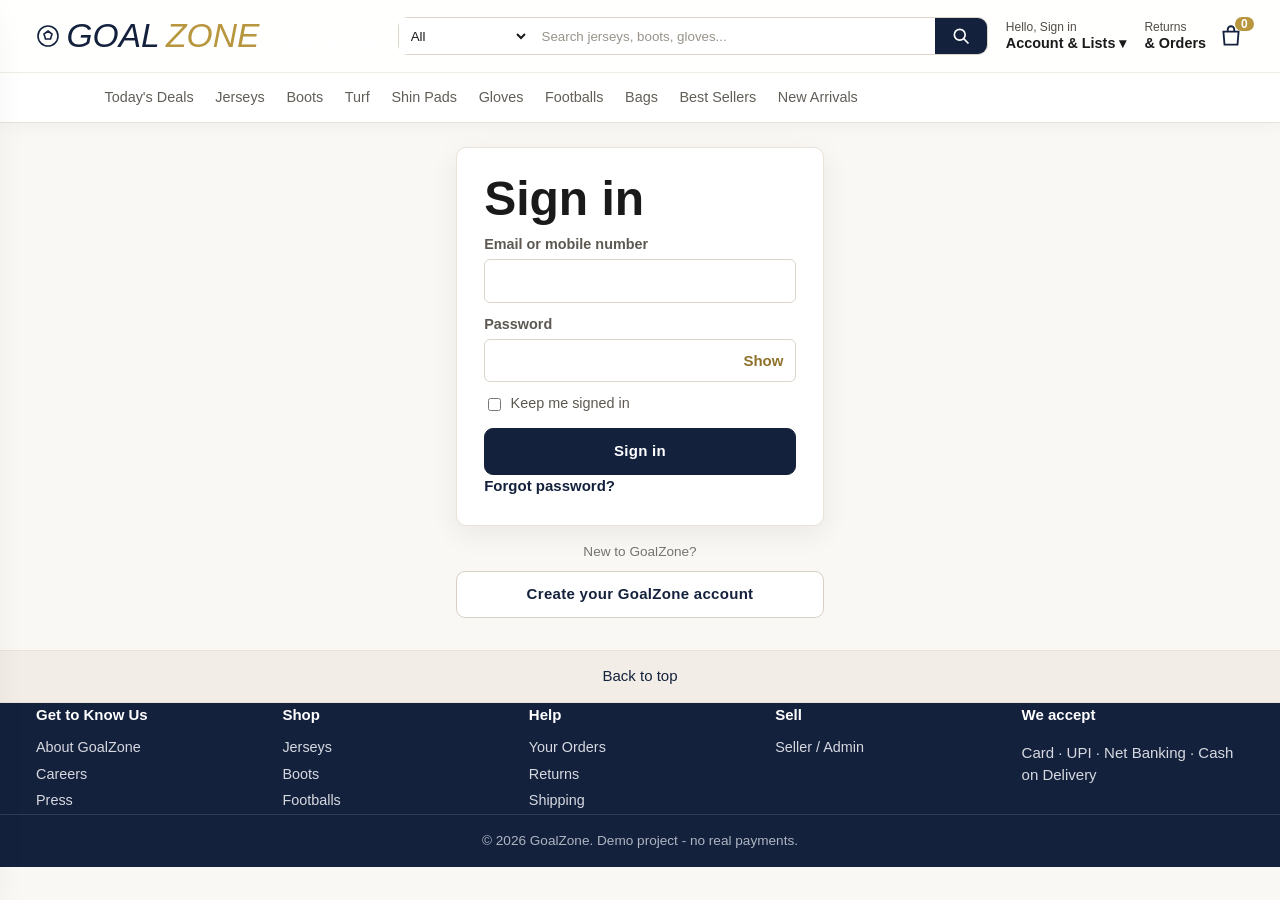
<file: account.html>
<!DOCTYPE html>
<html lang="en">
<head>
  <meta charset="UTF-8">
  <meta name="viewport" content="width=device-width, initial-scale=1">
  <title>Your Account - GoalZone</title>
  <meta name="description" content="GoalZone - Your Account">
  <link rel="icon" href="data:image/svg+xml,<svg xmlns=%22http://www.w3.org/2000/svg%22 viewBox=%220 0 100 100%22><text y=%22.9em%22 font-size=%2290%22>⚽</text></svg>">
  <link href="https://fonts.googleapis.com/css2?family=Barlow+Condensed:ital,wght@0,600;0,700;1,700&family=DM+Sans:wght@400;500;700&display=swap" rel="stylesheet">
  <link rel="stylesheet" href="css/style.css">
  <link rel="stylesheet" href="css/responsive.css">
  <link rel="stylesheet" href="css/theme.css">
  <link rel="stylesheet" href="css/premium.css">
</head>
<body data-page="account">
  <div id="site-header"></div>
  <main class="container acct" id="acctBox"></main>
  <div id="site-footer"></div>
  <script src="js/products.js"></script>
  <script src="js/storage.js"></script>
  <script src="js/components.js"></script>
  <script src="js/auth.js"></script>
  <script src="js/premium.js"></script>
</body>
</html>
</file>
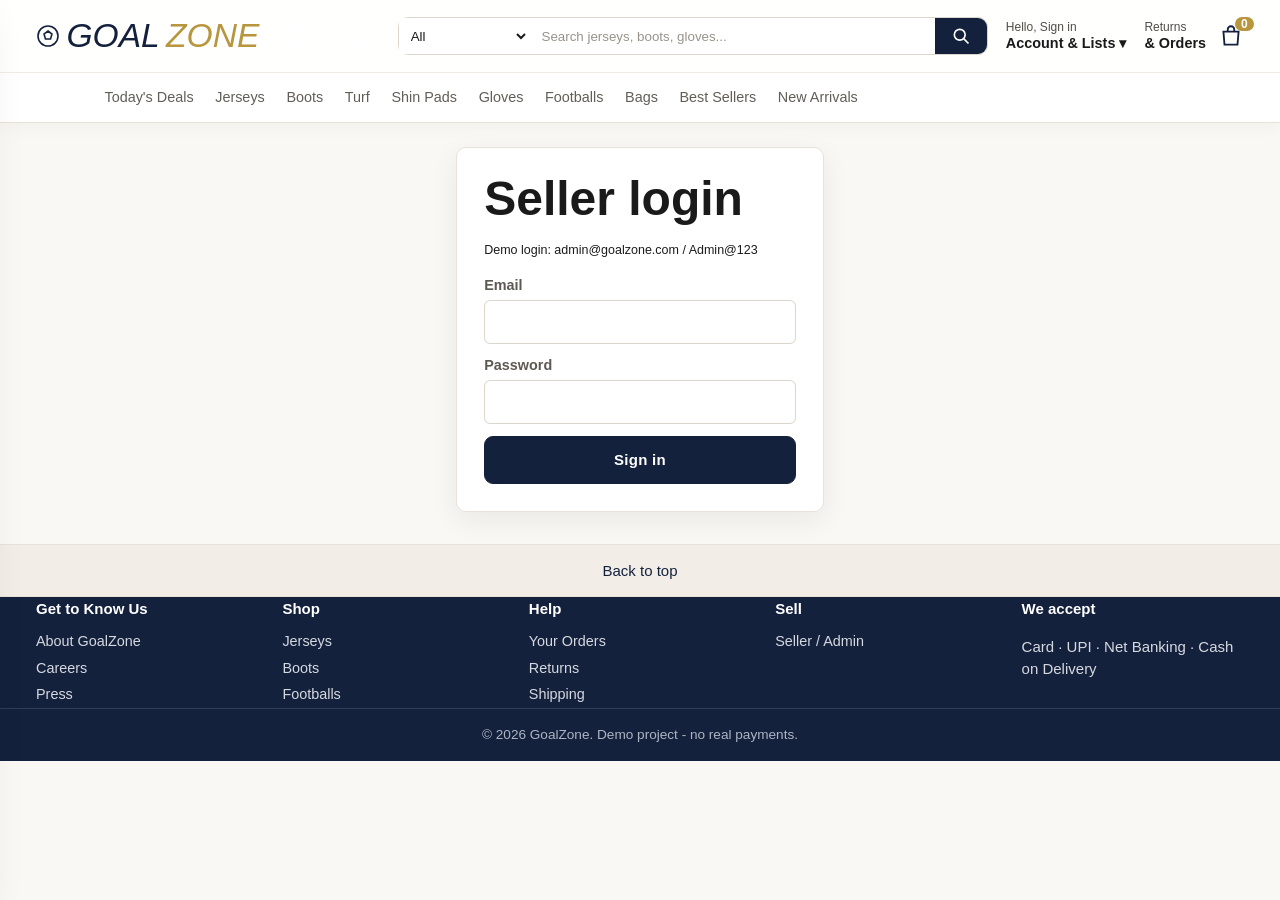
<file: admin.html>
<!DOCTYPE html>
<html lang="en">
<head>
  <meta charset="UTF-8">
  <meta name="viewport" content="width=device-width, initial-scale=1">
  <title>Seller Dashboard - GoalZone</title>
  <meta name="description" content="GoalZone - Seller Dashboard">
  <link rel="icon" href="data:image/svg+xml,<svg xmlns=%22http://www.w3.org/2000/svg%22 viewBox=%220 0 100 100%22><text y=%22.9em%22 font-size=%2290%22>⚽</text></svg>">
  <link href="https://fonts.googleapis.com/css2?family=Barlow+Condensed:ital,wght@0,600;0,700;1,700&family=DM+Sans:wght@400;500;700&display=swap" rel="stylesheet">
  <link rel="stylesheet" href="css/style.css">
  <link rel="stylesheet" href="css/responsive.css">
  <link rel="stylesheet" href="css/theme.css">
  <link rel="stylesheet" href="css/premium.css">
</head>
<body data-page="admin">
  <div id="site-header"></div>
  <main class="container" id="adminBox"></main>
  <div id="site-footer"></div>
  <script src="js/products.js"></script>
  <script src="js/storage.js"></script>
  <script src="js/components.js"></script>
  <script src="js/admin.js"></script>
  <script src="js/premium.js"></script>
</body>
</html>
</file>
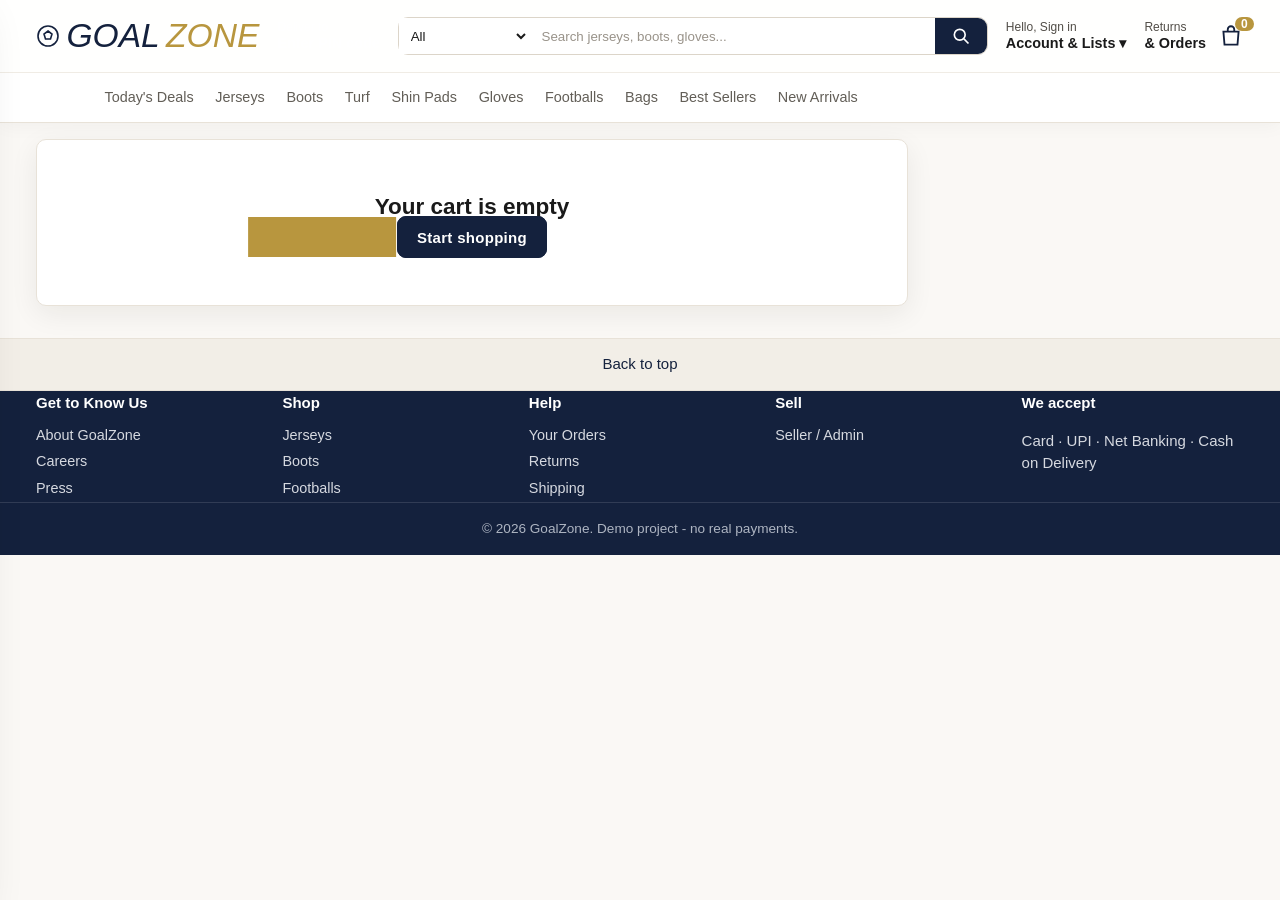
<file: cart.html>
<!DOCTYPE html>
<html lang="en">
<head>
  <meta charset="UTF-8">
  <meta name="viewport" content="width=device-width, initial-scale=1">
  <title>Shopping Cart - GoalZone</title>
  <meta name="description" content="GoalZone - Shopping Cart">
  <link rel="icon" href="data:image/svg+xml,<svg xmlns=%22http://www.w3.org/2000/svg%22 viewBox=%220 0 100 100%22><text y=%22.9em%22 font-size=%2290%22>⚽</text></svg>">
  <link href="https://fonts.googleapis.com/css2?family=Barlow+Condensed:ital,wght@0,600;0,700;1,700&family=DM+Sans:wght@400;500;700&display=swap" rel="stylesheet">
  <link rel="stylesheet" href="css/style.css">
  <link rel="stylesheet" href="css/responsive.css">
  <link rel="stylesheet" href="css/theme.css">
  <link rel="stylesheet" href="css/premium.css">
</head>
<body data-page="cart">
  <div id="site-header"></div>
  <main class="container" id="cartBox" style="margin-top:1rem"></main>
  <div id="site-footer"></div>
  <script src="js/products.js"></script>
  <script src="js/storage.js"></script>
  <script src="js/components.js"></script>
  <script src="js/cart.js"></script>
  <script src="js/premium.js"></script>
</body>
</html>
</file>
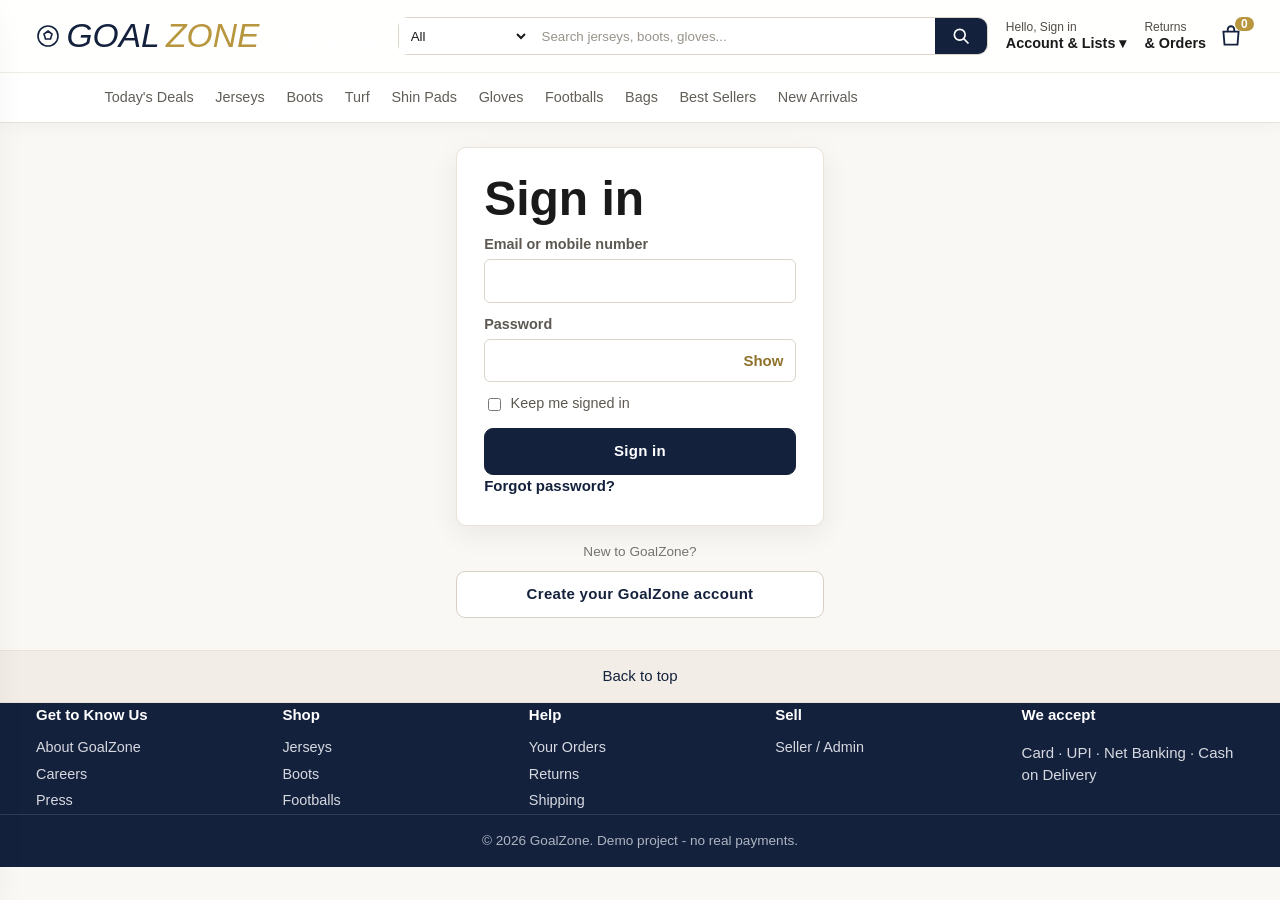
<file: checkout.html>
<!DOCTYPE html>
<html lang="en">
<head>
  <meta charset="UTF-8">
  <meta name="viewport" content="width=device-width, initial-scale=1">
  <title>Checkout - GoalZone</title>
  <meta name="description" content="GoalZone - Checkout">
  <link rel="icon" href="data:image/svg+xml,<svg xmlns=%22http://www.w3.org/2000/svg%22 viewBox=%220 0 100 100%22><text y=%22.9em%22 font-size=%2290%22>⚽</text></svg>">
  <link href="https://fonts.googleapis.com/css2?family=Barlow+Condensed:ital,wght@0,600;0,700;1,700&family=DM+Sans:wght@400;500;700&display=swap" rel="stylesheet">
  <link rel="stylesheet" href="css/style.css">
  <link rel="stylesheet" href="css/responsive.css">
  <link rel="stylesheet" href="css/theme.css">
  <link rel="stylesheet" href="css/premium.css">
</head>
<body data-page="checkout">
  <div id="site-header"></div>
  <main class="container cart-grid" style="margin-top:1rem"><section id="steps"></section><aside class="panel" id="summary"></aside></main>
  <div id="site-footer"></div>
  <script src="js/products.js"></script>
  <script src="js/storage.js"></script>
  <script src="js/components.js"></script>
  <script src="js/cart.js"></script>
  <script src="js/premium.js"></script>
</body>
</html>
</file>
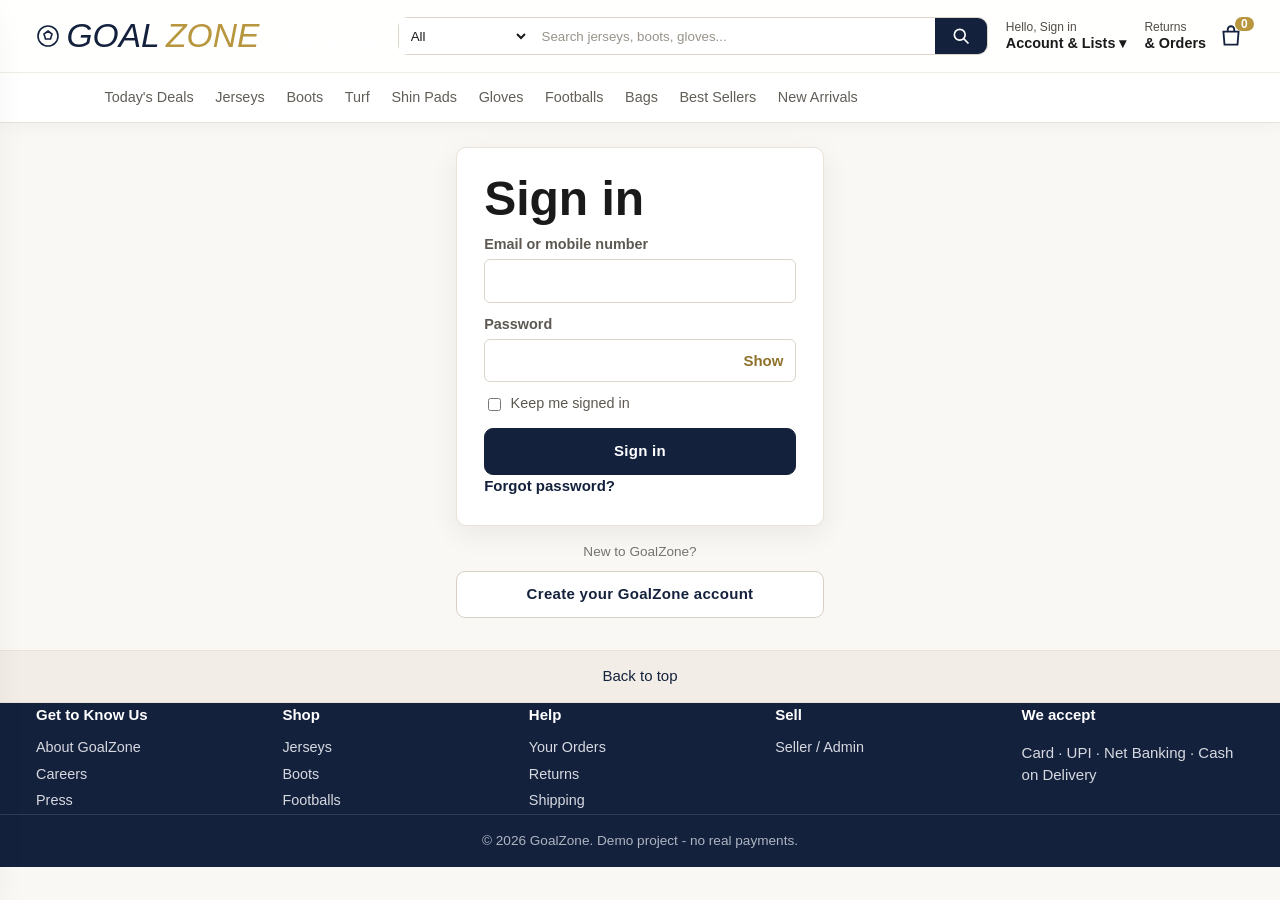
<file: login.html>
<!DOCTYPE html>
<html lang="en">
<head>
  <meta charset="UTF-8">
  <meta name="viewport" content="width=device-width, initial-scale=1">
  <title>Sign in - GoalZone</title>
  <meta name="description" content="GoalZone - Sign in">
  <link rel="icon" href="data:image/svg+xml,<svg xmlns=%22http://www.w3.org/2000/svg%22 viewBox=%220 0 100 100%22><text y=%22.9em%22 font-size=%2290%22>⚽</text></svg>">
  <link href="https://fonts.googleapis.com/css2?family=Barlow+Condensed:ital,wght@0,600;0,700;1,700&family=DM+Sans:wght@400;500;700&display=swap" rel="stylesheet">
  <link rel="stylesheet" href="css/style.css">
  <link rel="stylesheet" href="css/responsive.css">
  <link rel="stylesheet" href="css/theme.css">
  <link rel="stylesheet" href="css/premium.css">
</head>
<body data-page="login">
  <div id="site-header"></div>
  <main class="auth-wrap">
    <div class="auth-card">
      <h1>Sign in</h1>
      <form id="loginForm" novalidate>
        <label for="lId">Email or mobile number</label>
        <input id="lId" autocomplete="username">
        <label for="lPass">Password</label>
        <div class="pw"><input id="lPass" type="password" autocomplete="current-password"><button type="button" class="pw-toggle" data-toggle="lPass">Show</button></div>
        <p class="error-text" id="lErr" role="alert"></p>
        <label class="chk"><input type="checkbox" id="lKeep"> Keep me signed in</label>
        <button class="btn btn-block">Sign in</button>
      </form>
      <button class="link-btn" id="forgotBtn">Forgot password?</button>

      <!-- Demo password reset -->
      <div id="resetBox" hidden>
        <h2>Reset password</h2>
        <div id="rStep1"><label for="rId">Your email or mobile number</label><input id="rId"><button type="button" class="btn btn-block" id="sendCode">Send code</button></div>
        <div id="rStep2" hidden>
          <p id="codeNote" class="offer"></p>
          <label for="rCode">6-digit code</label><input id="rCode" inputmode="numeric" maxlength="6">
          <label for="rNew">New password</label><input id="rNew" type="password">
          <label for="rNew2">Confirm new password</label><input id="rNew2" type="password">
          <button type="button" class="btn btn-block" id="doReset">Reset password</button>
        </div>
        <p class="error-text" id="rErr" role="alert"></p>
      </div>
    </div>
    <p class="auth-or">New to GoalZone?</p>
    <a class="btn btn-outline auth-card-btn" id="toSignup" href="signup.html">Create your GoalZone account</a>
  </main>
  <div id="site-footer"></div>
  <script src="js/products.js"></script>
  <script src="js/storage.js"></script>
  <script src="js/components.js"></script>
  <script src="js/auth.js"></script>
  <script src="js/premium.js"></script>
</body>
</html>
</file>
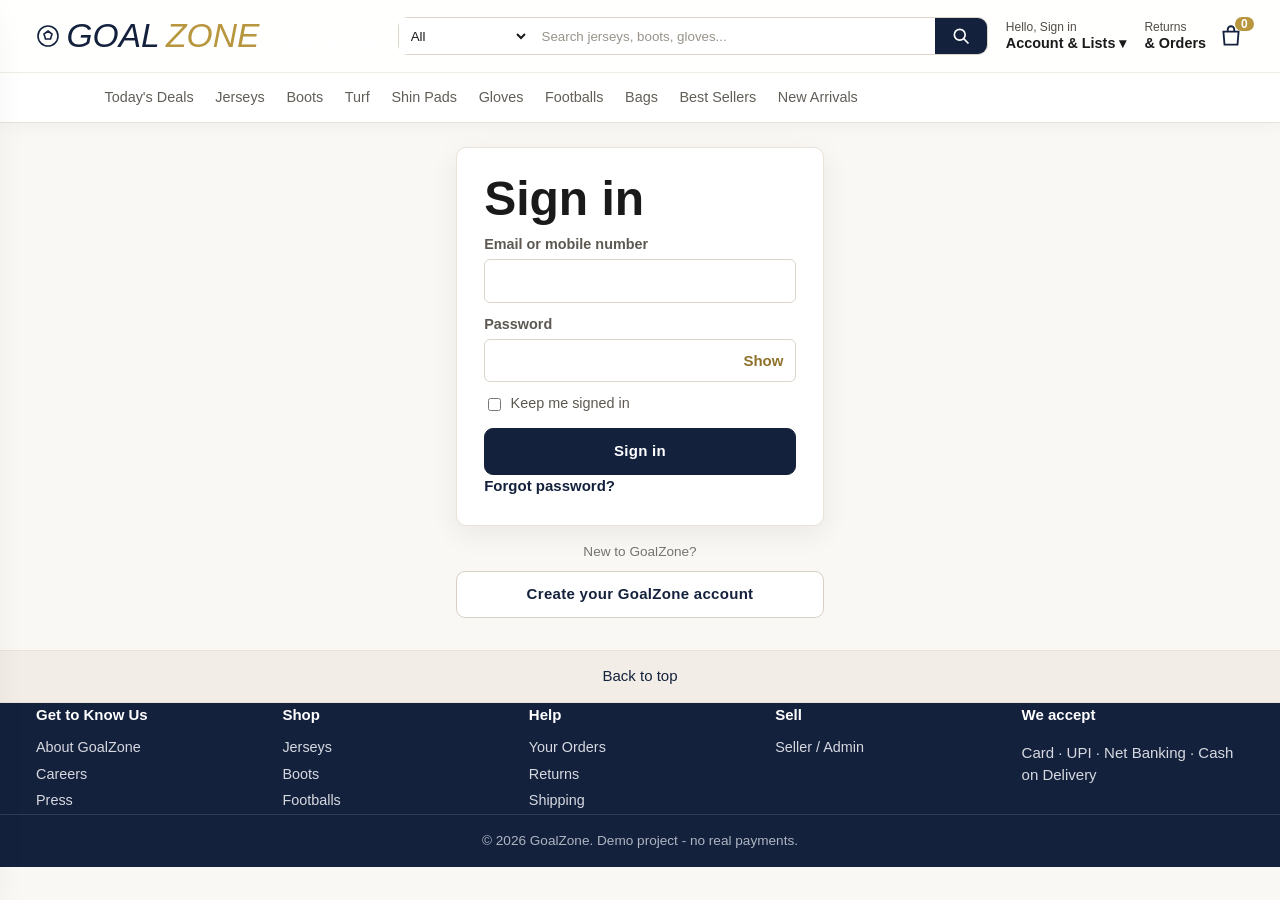
<file: orders.html>
<!DOCTYPE html>
<html lang="en">
<head>
  <meta charset="UTF-8">
  <meta name="viewport" content="width=device-width, initial-scale=1">
  <title>Your Orders - GoalZone</title>
  <meta name="description" content="GoalZone - Your Orders">
  <link rel="icon" href="data:image/svg+xml,<svg xmlns=%22http://www.w3.org/2000/svg%22 viewBox=%220 0 100 100%22><text y=%22.9em%22 font-size=%2290%22>⚽</text></svg>">
  <link href="https://fonts.googleapis.com/css2?family=Barlow+Condensed:ital,wght@0,600;0,700;1,700&family=DM+Sans:wght@400;500;700&display=swap" rel="stylesheet">
  <link rel="stylesheet" href="css/style.css">
  <link rel="stylesheet" href="css/responsive.css">
  <link rel="stylesheet" href="css/theme.css">
  <link rel="stylesheet" href="css/premium.css">
</head>
<body data-page="orders">
  <div id="site-header"></div>
  <main class="container" style="margin-top:1rem"><h1>Your Orders</h1><div id="ordersBox"></div></main>
  <div id="site-footer"></div>
  <script src="js/products.js"></script>
  <script src="js/storage.js"></script>
  <script src="js/components.js"></script>
  <script src="js/cart.js"></script>
  <script src="js/premium.js"></script>
</body>
</html>
</file>
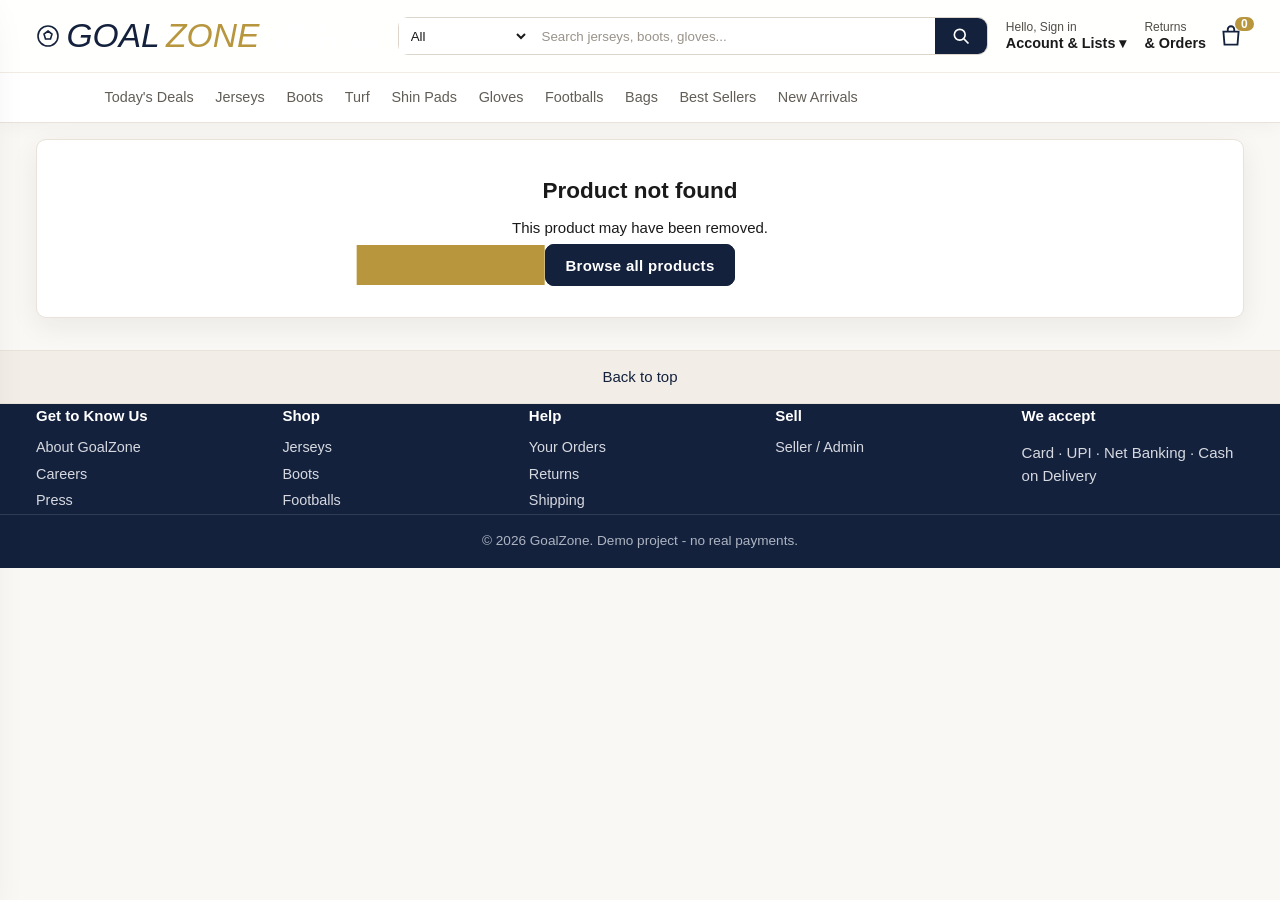
<file: product.html>
<!DOCTYPE html>
<html lang="en">
<head>
  <meta charset="UTF-8">
  <meta name="viewport" content="width=device-width, initial-scale=1">
  <title>Product - GoalZone</title>
  <meta name="description" content="Football gear at GoalZone.">
  <link rel="icon" href="data:image/svg+xml,<svg xmlns=%22http://www.w3.org/2000/svg%22 viewBox=%220 0 100 100%22><text y=%22.9em%22 font-size=%2290%22>⚽</text></svg>">
  <link href="https://fonts.googleapis.com/css2?family=Barlow+Condensed:ital,wght@0,600;0,700;1,700&family=DM+Sans:wght@400;500;700&family=Poppins:wght@400;500;600;700&display=swap" rel="stylesheet">
  <link rel="stylesheet" href="css/style.css">
  <link rel="stylesheet" href="css/responsive.css">
  <link rel="stylesheet" href="css/theme.css">
  <link rel="stylesheet" href="css/premium.css">
  <link rel="stylesheet" href="css/pdp.css">
</head>
<body data-page="detail">
  <div id="site-header"></div>
  <!-- main.js fills this with the product (or a "not found" message) -->
  <main class="container" id="detail"></main>
  <div id="site-footer"></div>

  <script src="js/products.js"></script>
  <script src="js/storage.js"></script>
  <script src="js/components.js"></script>
  <script src="js/main.js"></script>
  <script src="js/premium.js"></script>
</body>
</html>
</file>
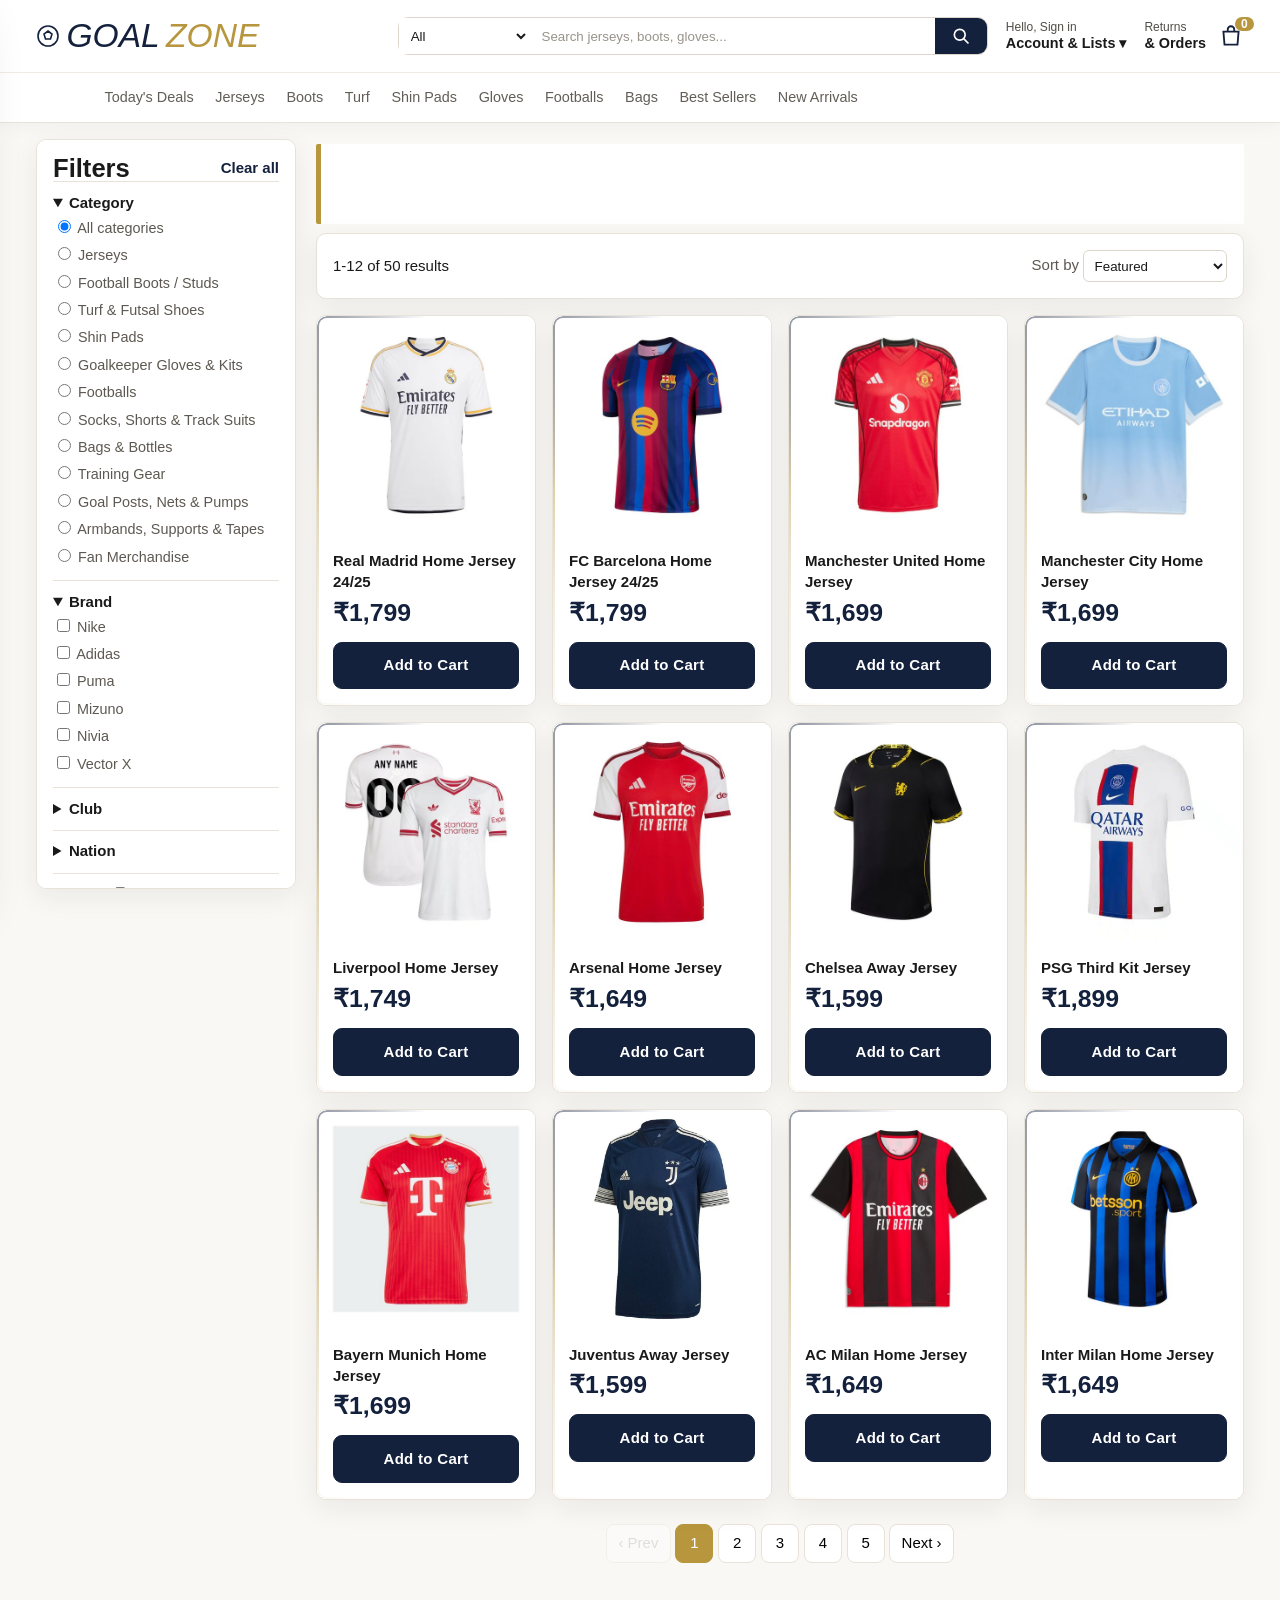
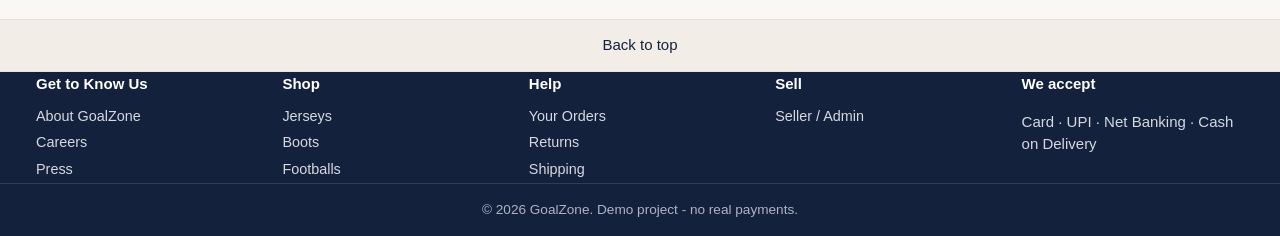
<file: products.html>
<!DOCTYPE html>
<html lang="en">
<head>
  <meta charset="UTF-8">
  <meta name="viewport" content="width=device-width, initial-scale=1">
  <title>Products - GoalZone</title>
  <meta name="description" content="Browse football jerseys, boots, gloves, footballs and more at GoalZone.">
  <link rel="icon" href="data:image/svg+xml,<svg xmlns=%22http://www.w3.org/2000/svg%22 viewBox=%220 0 100 100%22><text y=%22.9em%22 font-size=%2290%22>⚽</text></svg>">
  <link href="https://fonts.googleapis.com/css2?family=Barlow+Condensed:ital,wght@0,600;0,700;1,700&family=DM+Sans:wght@400;500;700&display=swap" rel="stylesheet">
  <link rel="stylesheet" href="css/style.css">
  <link rel="stylesheet" href="css/responsive.css">
  <link rel="stylesheet" href="css/theme.css">
  <link rel="stylesheet" href="css/premium.css">
</head>
<body data-page="list">
  <div id="site-header"></div>

  <main class="container list-layout">
    <!-- Filters: built by main.js. On mobile this becomes a slide-in drawer -->
    <aside class="filters" id="filters" aria-label="Filters"></aside>
    <div class="overlay" id="fOverlay"></div>

    <section class="results">
      <h1 id="title">All products</h1>
      <div class="topbar panel">
        <button class="btn filter-open" id="openFilters">☰ Filters</button>
        <span id="count" aria-live="polite"></span>
        <label>Sort by
          <select id="sort">
            <option value="featured">Featured</option>
            <option value="plow">Price: Low to High</option>
            <option value="phigh">Price: High to Low</option>
            <option value="new">Newest Arrivals</option>
            <option value="discount">Biggest Discount</option>
            <option value="best">Best Sellers</option>
          </select>
        </label>
      </div>
      <div class="grid-products" id="grid"></div>
      <nav class="pager" id="pager" aria-label="Pagination"></nav>
    </section>
  </main>

  <div id="site-footer"></div>

  <script src="js/products.js"></script>
  <script src="js/storage.js"></script>
  <script src="js/components.js"></script>
  <script src="js/main.js"></script>
  <script src="js/premium.js"></script>
</body>
</html>
</file>
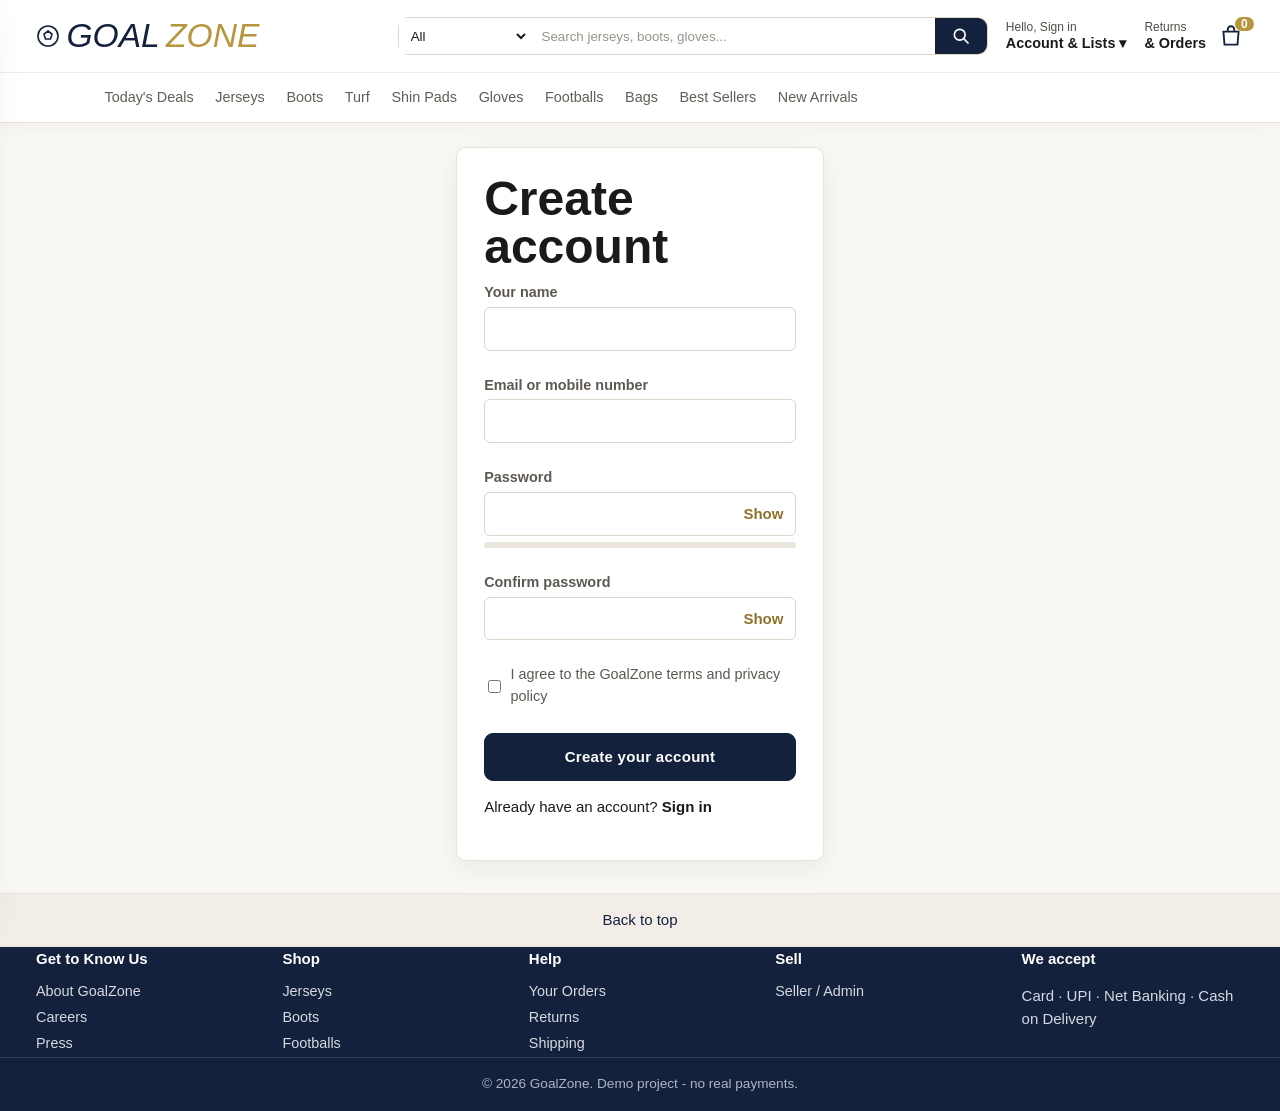
<file: signup.html>
<!DOCTYPE html>
<html lang="en">
<head>
  <meta charset="UTF-8">
  <meta name="viewport" content="width=device-width, initial-scale=1">
  <title>Create account - GoalZone</title>
  <meta name="description" content="GoalZone - Create account">
  <link rel="icon" href="data:image/svg+xml,<svg xmlns=%22http://www.w3.org/2000/svg%22 viewBox=%220 0 100 100%22><text y=%22.9em%22 font-size=%2290%22>⚽</text></svg>">
  <link href="https://fonts.googleapis.com/css2?family=Barlow+Condensed:ital,wght@0,600;0,700;1,700&family=DM+Sans:wght@400;500;700&display=swap" rel="stylesheet">
  <link rel="stylesheet" href="css/style.css">
  <link rel="stylesheet" href="css/responsive.css">
  <link rel="stylesheet" href="css/theme.css">
  <link rel="stylesheet" href="css/premium.css">
</head>
<body data-page="signup">
  <div id="site-header"></div>
  <main class="auth-wrap">
    <div class="auth-card">
      <h1>Create account</h1>
      <form id="signupForm" novalidate>
        <label for="sName">Your name</label>
        <input id="sName" autocomplete="name"><small class="msg" id="e-sName"></small>
        <label for="sId">Email or mobile number</label>
        <input id="sId" autocomplete="username"><small class="msg" id="e-sId"></small>
        <label for="sPass">Password</label>
        <div class="pw"><input id="sPass" type="password" autocomplete="new-password"><button type="button" class="pw-toggle" data-toggle="sPass">Show</button></div>
        <div class="meter"><i id="meterBar"></i></div><small id="meterText"></small>
        <small class="msg" id="e-sPass"></small>
        <label for="sConfirm">Confirm password</label>
        <div class="pw"><input id="sConfirm" type="password" autocomplete="new-password"><button type="button" class="pw-toggle" data-toggle="sConfirm">Show</button></div>
        <small class="msg" id="e-sConfirm"></small>
        <label class="chk"><input type="checkbox" id="sTerms"> I agree to the GoalZone terms and privacy policy</label>
        <small class="msg" id="e-sTerms"></small>
        <button class="btn btn-block">Create your account</button>
      </form>
      <p>Already have an account? <a href="login.html"><b>Sign in</b></a></p>
    </div>
  </main>
  <div id="site-footer"></div>
  <script src="js/products.js"></script>
  <script src="js/storage.js"></script>
  <script src="js/components.js"></script>
  <script src="js/auth.js"></script>
  <script src="js/premium.js"></script>
</body>
</html>
</file>
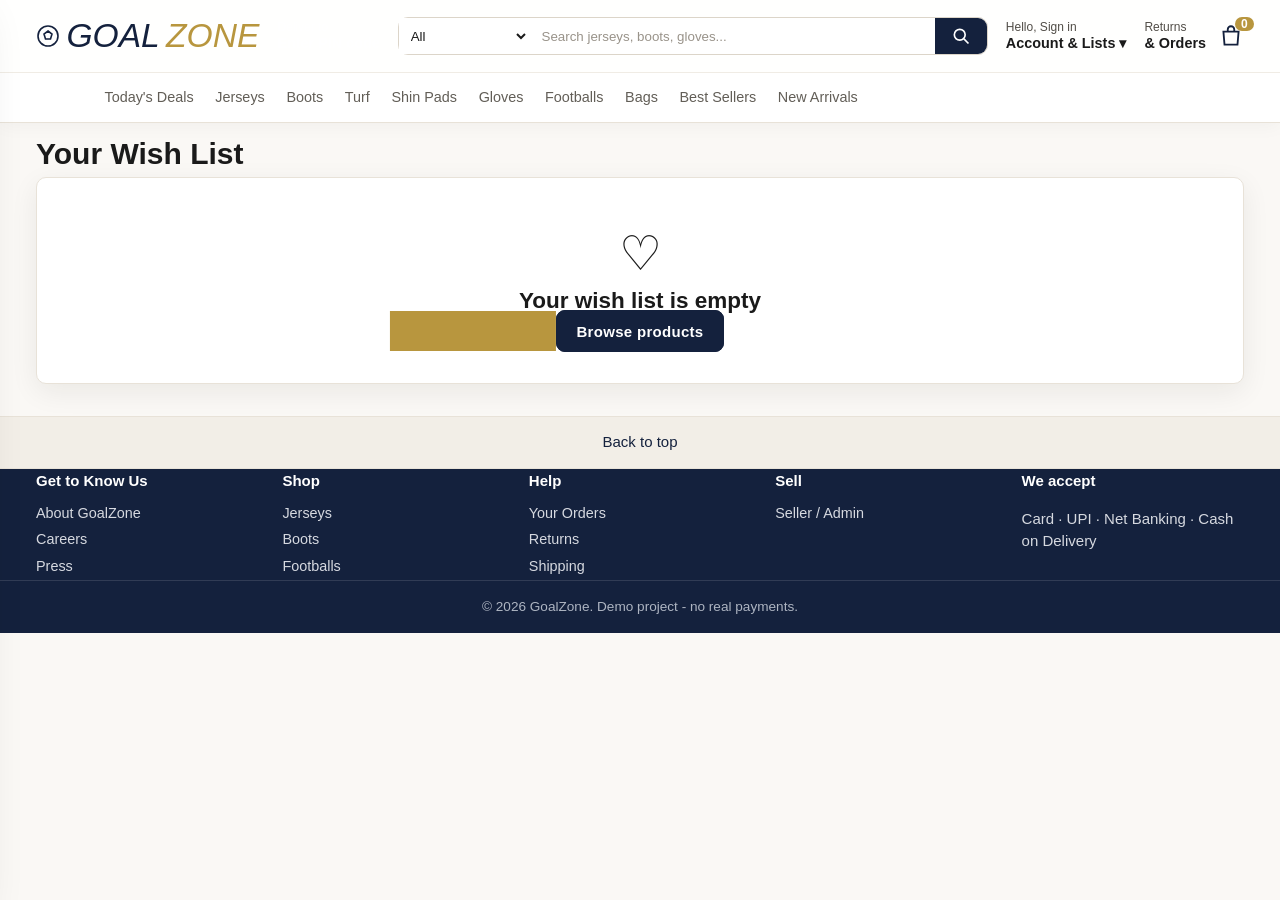
<file: wishlist.html>
<!DOCTYPE html>
<html lang="en">
<head>
  <meta charset="UTF-8">
  <meta name="viewport" content="width=device-width, initial-scale=1">
  <title>Wish List - GoalZone</title>
  <meta name="description" content="GoalZone - Wish List">
  <link rel="icon" href="data:image/svg+xml,<svg xmlns=%22http://www.w3.org/2000/svg%22 viewBox=%220 0 100 100%22><text y=%22.9em%22 font-size=%2290%22>⚽</text></svg>">
  <link href="https://fonts.googleapis.com/css2?family=Barlow+Condensed:ital,wght@0,600;0,700;1,700&family=DM+Sans:wght@400;500;700&display=swap" rel="stylesheet">
  <link rel="stylesheet" href="css/style.css">
  <link rel="stylesheet" href="css/responsive.css">
  <link rel="stylesheet" href="css/theme.css">
  <link rel="stylesheet" href="css/premium.css">
</head>
<body data-page="wishlist">
  <div id="site-header"></div>
  <main class="container" style="margin-top:1rem"><h1>Your Wish List</h1><div class="grid-products" id="wishBox"></div></main>
  <div id="site-footer"></div>
  <script src="js/products.js"></script>
  <script src="js/storage.js"></script>
  <script src="js/components.js"></script>
  <script src="js/cart.js"></script>
  <script src="js/premium.js"></script>
</body>
</html>
</file>
<file: css/style.css>
/* ===== GoalZone design system =====
   Change colours/fonts here (CSS variables) and the whole site updates. */
:root {
  --pitch: #0b1f14;      /* header / footer */
  --green: #1faa59;      /* primary */
  --green-dark: #148244;
  --lime: #c6ff3d;       /* accent */
  --bg: #eef0ee;         /* page background */
  --card: #ffffff;
  --text: #16241b;
  --muted: #5f6d64;
  --line: #d9dfda;
  --danger: #d8352a;
  --star: #f5a623;
  --radius: 10px;
  --shadow: 0 2px 8px rgba(0,0,0,.08);
  --shadow-lg: 0 10px 24px rgba(0,0,0,.18);
  --font-head: "Bebas Neue", Oswald, Impact, sans-serif;
  --font-body: Inter, system-ui, Arial, sans-serif;
}
*, *::before, *::after { box-sizing: border-box; }
body { margin: 0; font-family: var(--font-body); background: var(--bg); color: var(--text); line-height: 1.5; }
img { max-width: 100%; display: block; }
a { color: inherit; text-decoration: none; }
button { font: inherit; cursor: pointer; }
h1, h2, h3 { font-family: var(--font-head); letter-spacing: .5px; font-weight: 400; margin: 0 0 .5rem; }
:focus-visible { outline: 3px solid var(--lime); outline-offset: 2px; }
.container { width: 100%; max-width: 1400px; margin: 0 auto; padding: 0 1rem; }
.section { margin: 1.25rem auto; }
.panel { background: var(--card); border-radius: var(--radius); box-shadow: var(--shadow); padding: 1rem; }
.section-head { display: flex; justify-content: space-between; align-items: baseline; }
.section-head h2 { font-size: 1.9rem; }
.section-head a { color: var(--green-dark); font-weight: 600; font-size: .9rem; }

/* Buttons */
.btn { border: 0; border-radius: 999px; padding: .55rem 1.1rem; font-weight: 600; background: var(--green); color: #fff; transition: .2s; }
.btn:hover { background: var(--green-dark); }
.btn-lime { background: var(--lime); color: var(--pitch); }
.btn-lime:hover { background: #b3eb2c; }
.btn-block { width: 100%; }

/* ===== Header ===== */
.hdr { position: sticky; top: 0; z-index: 50; background: var(--pitch); color: #fff; }
.hdr-top { display: flex; align-items: center; gap: .75rem; padding-top: .6rem; padding-bottom: .6rem; flex-wrap: wrap; }
.logo { font-family: var(--font-head); font-size: 2rem; line-height: 1; }
.logo span { color: var(--lime); }
.burger { background: none; border: 0; color: #fff; font-size: 1.6rem; display: none; }
.deliver { background: none; border: 0; color: #fff; text-align: left; font-size: .75rem; line-height: 1.2; }
.deliver b { display: block; font-size: .9rem; }
.search { flex: 1; display: flex; position: relative; min-width: 220px; }
.search select { border: 0; background: #e3e8e4; border-radius: 8px 0 0 8px; padding: 0 .5rem; max-width: 130px; }
.search input { flex: 1; border: 0; padding: .65rem .8rem; min-width: 0; }
.search button { border: 0; background: var(--lime); border-radius: 0 8px 8px 0; padding: 0 1rem; font-size: 1.1rem; }
.suggest { position: absolute; top: 100%; left: 0; right: 0; background: #fff; color: var(--text); border-radius: 0 0 8px 8px; box-shadow: var(--shadow-lg); display: none; overflow: hidden; }
.suggest a { display: block; padding: .5rem .8rem; }
.suggest a:hover { background: #eef7f1; }
.hdr-link { position: relative; font-size: .75rem; line-height: 1.2; background: none; border: 0; color: #fff; text-align: left; }
.hdr-link b { display: block; font-size: .9rem; }
.dropdown { position: absolute; top: 100%; right: 0; min-width: 190px; background: #fff; color: var(--text); border-radius: var(--radius); box-shadow: var(--shadow-lg); padding: .4rem; display: none; }
.has-drop:hover .dropdown, .has-drop:focus-within .dropdown { display: block; }
.dropdown a { display: block; padding: .45rem .7rem; border-radius: 6px; }
.dropdown a:hover { background: #eef7f1; }
.cart-link { position: relative; font-size: 1.6rem; }
.badge-count { position: absolute; top: -6px; right: -10px; background: var(--lime); color: var(--pitch); font: 700 .75rem var(--font-body); border-radius: 999px; padding: 0 .4rem; }
.hdr-nav { background: #12301f; }
.hdr-nav .container { display: flex; gap: 1.1rem; overflow-x: auto; padding-top: .4rem; padding-bottom: .4rem; white-space: nowrap; font-size: .9rem; }
.hdr-nav a:hover { color: var(--lime); }
.hdr-nav .all-btn { background: none; border: 0; color: #fff; font-weight: 700; }

/* Slide-in "All" menu */
.overlay { position: fixed; inset: 0; background: rgba(0,0,0,.55); z-index: 60; display: none; }
.overlay.open { display: block; }
.side-menu { position: fixed; top: 0; left: -320px; width: 300px; height: 100%; background: #fff; z-index: 70; transition: left .3s; overflow-y: auto; }
.side-menu.open { left: 0; }
.side-menu h3 { background: var(--pitch); color: #fff; padding: 1rem; margin: 0; font-size: 1.5rem; }
.side-menu a { display: block; padding: .7rem 1rem; border-bottom: 1px solid var(--line); }
.side-menu a:hover { background: #eef7f1; }

/* ===== Hero carousel with pitch-line pattern ===== */
.hero { position: relative; overflow: hidden; border-radius: var(--radius); color: #fff; }
.slides { display: flex; transition: transform .6s ease; }
.slide { min-width: 100%; padding: 3rem 2rem; min-height: 300px; display: flex; flex-direction: column; justify-content: center; align-items: flex-start; gap: .5rem;
  background:
    radial-gradient(circle at 80% 0, rgba(198,255,61,.35), transparent 40%),   /* stadium light */
    linear-gradient(#ffffff14 2px, transparent 2px) 0 0 / 100% 60px,           /* pitch lines */
    linear-gradient(120deg, var(--pitch), var(--green-dark)); }
.slide:nth-child(2) { background-color: #123; background-image: radial-gradient(circle at 20% 0, rgba(198,255,61,.35), transparent 40%), linear-gradient(#ffffff14 2px, transparent 2px), linear-gradient(120deg, #0d2b3a, #1b6b8f); background-size: auto, 100% 60px, auto; }
.slide:nth-child(3) { background-image: radial-gradient(circle at 50% 0, rgba(198,255,61,.35), transparent 40%), linear-gradient(#ffffff14 2px, transparent 2px), linear-gradient(120deg, #2b0d0d, #a4302a); background-size: auto, 100% 60px, auto; }
.slide h1 { font-size: clamp(2.4rem, 7vw, 4.5rem); line-height: 1; margin: 0; }
.slide p { max-width: 460px; margin: 0 0 .5rem; }
.hero-arrow { position: absolute; top: 50%; transform: translateY(-50%); background: rgba(0,0,0,.4); color: #fff; border: 0; width: 42px; height: 42px; border-radius: 50%; font-size: 1.3rem; }
.hero-arrow.prev { left: .6rem; } .hero-arrow.next { right: .6rem; }
.dots { position: absolute; bottom: .7rem; left: 0; right: 0; display: flex; justify-content: center; gap: .4rem; }
.dots button { width: 10px; height: 10px; border-radius: 50%; border: 0; background: #ffffff80; padding: 0; }
.dots button.active { background: var(--lime); width: 26px; border-radius: 6px; }
.diagonal { height: 40px; background: var(--card); clip-path: polygon(0 100%, 100% 0, 100% 100%); margin-top: -40px; position: relative; }

/* ===== Category tiles, circle rows ===== */
.grid-cats { display: grid; grid-template-columns: repeat(auto-fill, minmax(150px, 1fr)); gap: .8rem; }
.cat-tile { background: var(--card); border-radius: var(--radius); box-shadow: var(--shadow); padding: 1rem; text-align: center; transition: .25s; }
.cat-tile:hover { transform: translateY(-4px); box-shadow: var(--shadow-lg); }
.cat-tile .ico { font-size: 2.4rem; }
.cat-tile b { display: block; font-size: .9rem; }
.circles { display: flex; gap: 1rem; overflow-x: auto; padding: .5rem 0; }
.circle { text-align: center; min-width: 84px; font-size: .8rem; font-weight: 600; }
.circle img { width: 72px; height: 72px; border-radius: 50%; margin: 0 auto .3rem; border: 3px solid var(--green); transition: .25s; }
.circle:hover img { transform: scale(1.08); border-color: var(--lime); }

/* ===== Product cards + horizontal carousels ===== */
.carousel { display: flex; gap: .9rem; overflow-x: auto; scroll-snap-type: x mandatory; padding: .4rem .2rem 1rem; }
.carousel .pcard { min-width: 210px; max-width: 210px; scroll-snap-align: start; }
.pcard { background: var(--card); border-radius: var(--radius); box-shadow: var(--shadow); overflow: hidden; position: relative; display: flex; flex-direction: column; transition: .25s; }
.pcard:hover { transform: translateY(-5px); box-shadow: var(--shadow-lg); }
.pcard .pimg { overflow: hidden; aspect-ratio: 1; background: #f3f5f3; }
.pcard .pimg img { width: 100%; height: 100%; object-fit: cover; transition: transform .4s; }
.pcard:hover .pimg img { transform: scale(1.08); }
.pcard .pbody { padding: .7rem; display: flex; flex-direction: column; gap: .25rem; flex: 1; }
.pname { font-size: .9rem; display: -webkit-box; -webkit-line-clamp: 2; -webkit-box-orient: vertical; overflow: hidden; }
.stars { color: var(--star); font-size: .85rem; } .stars small { color: var(--muted); }
.price { font-family: var(--font-head); font-size: 1.6rem; line-height: 1; }
.mrp { color: var(--muted); font-size: .8rem; text-decoration: line-through; margin-left: .3rem; }
.off { position: absolute; top: .5rem; left: .5rem; background: var(--danger); color: #fff; font-family: var(--font-head); font-size: 1.1rem; padding: .05rem .5rem; border-radius: 6px; transform: rotate(-4deg); }
.tag { position: absolute; top: .5rem; right: 2.8rem; background: var(--lime); color: var(--pitch); font-size: .7rem; font-weight: 700; padding: .15rem .5rem; border-radius: 999px; }
.heart { position: absolute; top: .4rem; right: .4rem; background: #fff; border: 0; border-radius: 50%; width: 32px; height: 32px; box-shadow: var(--shadow); }
.heart.on { color: var(--danger); }
.pcard .btn { margin-top: auto; }
.grid-products { display: grid; grid-template-columns: repeat(auto-fill, minmax(210px, 1fr)); gap: 1rem; }

/* Deals + timer */
.timer { display: inline-flex; gap: .3rem; font-family: var(--font-head); font-size: 1.5rem; }
.timer span { background: var(--pitch); color: var(--lime); padding: 0 .5rem; border-radius: 6px; }
.brand-strip { display: flex; gap: .8rem; overflow-x: auto; }
.brand-strip span { flex: 1; min-width: 110px; text-align: center; font-family: var(--font-head); font-size: 1.5rem; padding: .6rem; background: var(--card); border-radius: var(--radius); box-shadow: var(--shadow); }
.newsletter { background: linear-gradient(120deg, var(--pitch), var(--green-dark)); color: #fff; border-radius: var(--radius); padding: 2rem 1rem; text-align: center; }
.newsletter form { display: flex; gap: .5rem; justify-content: center; flex-wrap: wrap; }
.newsletter input { padding: .6rem 1rem; border-radius: 999px; border: 0; min-width: 240px; }
.to-top { display: block; width: 100%; background: #1b3b29; color: #fff; border: 0; padding: .9rem; margin-top: 2rem; }

/* ===== Footer ===== */
.footer { background: var(--pitch); color: #cfe0d5; }
.footer-cols { display: grid; grid-template-columns: repeat(auto-fit, minmax(170px, 1fr)); gap: 1.5rem; padding: 2rem 1rem; }
.footer h4 { color: #fff; margin: 0 0 .5rem; }
.footer a { display: block; padding: .15rem 0; font-size: .9rem; }
.footer a:hover { color: var(--lime); }
.footer-bottom { border-top: 1px solid #ffffff22; text-align: center; padding: 1rem; font-size: .85rem; }

/* ===== Skeleton + toast ===== */
.skeleton { min-width: 210px; height: 300px; border-radius: var(--radius); background: linear-gradient(90deg, #e5e9e6 25%, #f4f6f4 50%, #e5e9e6 75%) 0 0 / 200% 100%; animation: shimmer 1.2s infinite; }
@keyframes shimmer { to { background-position: -200% 0; } }
#toasts { position: fixed; bottom: 1rem; right: 1rem; z-index: 100; display: grid; gap: .5rem; }
.toast { background: var(--pitch); color: #fff; border-left: 5px solid var(--lime); padding: .7rem 1rem; border-radius: 8px; box-shadow: var(--shadow-lg); animation: pop .3s; }
.toast.error { border-color: var(--danger); }
@keyframes pop { from { transform: translateY(20px); opacity: 0; } }
@media (prefers-reduced-motion: reduce) { * { animation: none !important; transition: none !important; } }

/* ===== Listing page (mobile-first: filters are a drawer on phones) ===== */
.list-layout { display: block; margin-top: 1rem; }
.filters { position: fixed; top: 0; left: -330px; width: 300px; height: 100%; background: #fff; z-index: 70; overflow-y: auto; padding: 1rem; transition: left .3s; }
.filters.open { left: 0; }
.f-head { display: flex; justify-content: space-between; align-items: center; }
.f-head h3 { font-size: 1.6rem; margin: 0; }
.filters details { border-top: 1px solid var(--line); padding: .6rem 0; }
.filters summary { font-weight: 700; cursor: pointer; }
.filters label { display: block; padding: .15rem 0; font-size: .9rem; cursor: pointer; }
.price-row { display: flex; gap: .4rem; align-items: center; margin-top: .4rem; }
.price-row input { width: 100%; padding: .4rem; border: 1px solid var(--line); border-radius: 6px; }
.link-btn { background: none; border: 0; color: var(--green-dark); font-weight: 600; padding: 0; }
.drawer-done { margin-top: 1rem; }
.results h1 { font-size: 2.2rem; margin: .3rem 0 .6rem; }
.topbar { display: flex; flex-wrap: wrap; gap: .6rem; align-items: center; justify-content: space-between; margin-bottom: 1rem; }
.topbar select { padding: .4rem; border-radius: 6px; border: 1px solid var(--line); }
.pager { display: flex; gap: .3rem; justify-content: center; flex-wrap: wrap; margin: 1.5rem 0; }
.pager button { min-width: 38px; padding: .45rem .7rem; border: 1px solid var(--line); background: #fff; border-radius: 8px; }
.pager button.active { background: var(--green); color: #fff; border-color: var(--green); }
.pager button:disabled { opacity: .4; cursor: default; }
.empty { grid-column: 1 / -1; text-align: center; padding: 2.5rem 1rem; }
.empty .big { font-size: 3rem; }
.modal { position: fixed; inset: 0; background: rgba(0,0,0,.6); z-index: 90; display: grid; place-items: center; padding: 1rem; }
.modal-box { background: #fff; border-radius: var(--radius); max-width: 720px; width: 100%; padding: 1.2rem; display: grid; gap: 1rem; position: relative; max-height: 90vh; overflow: auto; }
.modal-x { position: absolute; top: .4rem; right: .6rem; border: 0; background: none; font-size: 1.4rem; }
.modal-box select { padding: .4rem; margin: .5rem 0; display: block; }

/* ===== Product detail page (mobile-first: one column) ===== */
.detail { display: grid; gap: 1.2rem; margin-top: 1rem; }
.gallery { display: flex; flex-direction: column-reverse; gap: .6rem; }
.thumbs { display: flex; gap: .5rem; }
.thumb { border: 2px solid var(--line); border-radius: 8px; padding: 0; width: 64px; height: 64px; overflow: hidden; background: #fff; }
.thumb.active { border-color: var(--green); }
.zoom { overflow: hidden; border-radius: var(--radius); background: #fff; cursor: zoom-in; }
.zoom img { width: 100%; transition: transform .15s; }
.d-info h1 { font-size: 2.2rem; line-height: 1.05; }
.d-price { font-family: var(--font-head); font-size: 2.4rem; }
.d-off { color: var(--danger); font-family: var(--font-head); font-size: 1.6rem; margin-right: .4rem; }
.offers { display: grid; gap: .5rem; grid-template-columns: repeat(auto-fit, minmax(150px, 1fr)); margin: .8rem 0; }
.offer { border: 1px solid var(--line); border-radius: 8px; padding: .5rem; font-size: .85rem; background: #fff; }
.size-row, .swatches { display: flex; gap: .4rem; flex-wrap: wrap; margin: .4rem 0 .8rem; }
.size-btn { min-width: 46px; padding: .45rem .6rem; border: 1px solid var(--line); background: #fff; border-radius: 8px; }
.size-btn.active { border-color: var(--green); background: #e9f8ef; font-weight: 700; }
.shake { animation: shake .3s; }
@keyframes shake { 25% { transform: translateX(-6px); } 75% { transform: translateX(6px); } }
.swatch { width: 30px; height: 30px; border-radius: 50%; border: 2px solid var(--line); padding: 0; }
.swatch.active { outline: 3px solid var(--green); outline-offset: 2px; }
.spec { width: 100%; border-collapse: collapse; }
.spec td { padding: .4rem; border-bottom: 1px solid var(--line); }
.spec td:first-child { font-weight: 600; width: 35%; }
.buybox { align-self: start; display: grid; gap: .6rem; }
.buybox select { padding: .4rem; border-radius: 6px; border: 1px solid var(--line); }
.in { color: var(--green-dark); } .low { color: #b85c00; } .out { color: var(--danger); }
.btn-outline { background: #fff; color: var(--text); border: 1px solid var(--line); }
.btn-outline:hover { background: #f1f4f2; }
.detail-section { margin-top: 1.2rem; }
.fbt { display: flex; flex-wrap: wrap; gap: 1rem; align-items: center; }
.fbt-imgs { display: flex; align-items: center; gap: .5rem; font-size: 1.5rem; }
.fbt-imgs img { width: 90px; height: 90px; object-fit: cover; border-radius: 8px; }
.fbt label { display: block; margin: .2rem 0; }
.review-grid { display: grid; gap: 1.2rem; }
.big-rating { font-family: var(--font-head); font-size: 3rem; line-height: 1; }
.bar-row { display: flex; align-items: center; gap: .5rem; font-size: .85rem; margin: .2rem 0; }
.bar { flex: 1; height: 12px; background: #e5e9e6; border-radius: 6px; overflow: hidden; }
.bar i { display: block; height: 100%; background: var(--star); }
.review { border-top: 1px solid var(--line); padding: .7rem 0; }
.review small { color: var(--muted); }
.rform { display: grid; gap: .5rem; margin-bottom: 1rem; }
.rform input, .rform textarea, .rform select { padding: .5rem; border: 1px solid var(--line); border-radius: 6px; font: inherit; }
.error-text { color: var(--danger); font-size: .85rem; margin: 0; }

/* ===== Cart, checkout, orders ===== */
.cart-grid { display: grid; gap: 1rem; }
.cart-row { display: flex; gap: .8rem; padding: .8rem 0; border-top: 1px solid var(--line); }
.cart-row img { width: 90px; height: 90px; object-fit: cover; border-radius: 8px; }
.cart-actions { display: flex; gap: .8rem; align-items: center; flex-wrap: wrap; margin-top: .3rem; }
.cart-actions select { padding: .3rem; border-radius: 6px; border: 1px solid var(--line); }
.cart-sub { text-align: right; font-size: 1.2rem; border-top: 1px solid var(--line); padding-top: .6rem; }
.steps, .track { display: flex; list-style: none; padding: 0; margin: 0 0 1rem; gap: .3rem; }
.steps li, .track li { flex: 1; text-align: center; padding: .4rem .2rem; background: #e5e9e6; font-size: .8rem; border-radius: 6px; }
.steps li.active, .track li.active { font-weight: 700; }
.steps li.done, .track li.done { background: var(--green); color: #fff; }
.addr { display: flex; gap: .6rem; align-items: flex-start; border: 1px solid var(--line); border-radius: 8px; padding: .6rem; margin: .4rem 0; cursor: pointer; }
.sum-row { display: flex; justify-content: space-between; padding: .25rem 0; }
.sum-row.total { font-weight: 700; font-size: 1.2rem; border-top: 1px solid var(--line); margin-top: .3rem; }
.coupon { display: flex; gap: .4rem; margin-top: .8rem; }
.coupon input { flex: 1; min-width: 0; padding: .5rem; border: 1px solid var(--line); border-radius: 6px; }
.order { margin-bottom: 1rem; }
.order-head { display: flex; justify-content: space-between; flex-wrap: wrap; gap: .5rem; background: #f3f5f3; margin: -1rem -1rem .8rem; padding: .7rem 1rem; border-radius: var(--radius) var(--radius) 0 0; font-size: .85rem; }
#confetti { position: fixed; inset: 0; pointer-events: none; overflow: hidden; z-index: 80; }
#confetti i { position: absolute; top: -14px; width: 9px; height: 14px; animation: fall linear forwards; }
@keyframes fall { to { transform: translateY(105vh) rotate(720deg); } }

/* ===== Login / sign-up / account ===== */
.auth-wrap { max-width: 400px; margin: 1.5rem auto; padding: 0 1rem; text-align: center; }
.auth-card { background: var(--card); border: 1px solid var(--line); border-radius: var(--radius); padding: 1.3rem; text-align: left; box-shadow: var(--shadow); }
.auth-card h1 { font-size: 2.4rem; }
.auth-card label { display: block; font-weight: 600; font-size: .9rem; margin-top: .7rem; }
.auth-card input:not([type="checkbox"]) { width: 100%; padding: .6rem; border: 1px solid #a8b3ab; border-radius: 6px; font: inherit; margin-top: .2rem; }
.auth-card input.bad { border-color: var(--danger); background: #fff5f4; }
.auth-card .chk { display: flex; gap: .4rem; align-items: center; font-weight: 400; }
.auth-card .btn-block { margin-top: .8rem; }
.pw { position: relative; }
.pw input { padding-right: 4rem !important; }
.pw-toggle { position: absolute; right: .4rem; top: 50%; transform: translateY(-40%); background: none; border: 0; color: var(--green-dark); font-weight: 600; }
.msg { display: block; color: var(--danger); font-size: .8rem; min-height: 1em; }
.meter { height: 6px; background: #e5e9e6; border-radius: 3px; margin-top: .4rem; overflow: hidden; }
.meter i { display: block; height: 100%; width: 0; transition: width .25s, background .25s; }
.auth-or { color: var(--muted); font-size: .85rem; margin: 1rem 0 .5rem; }
.auth-card-btn { display: block; width: 100%; }
.acct { display: grid; gap: 1rem; margin-top: 1rem; max-width: 720px; }
.rform label { font-weight: 600; font-size: .9rem; }

/* Bug fix: author display rules (grid/flex) were beating the hidden attribute */
[hidden] { display: none !important; }

/* ===== Admin ===== */
.tabs { display: flex; gap: .5rem; margin: 1rem 0; flex-wrap: wrap; }
.tbl-wrap { overflow-x: auto; }
.tbl { width: 100%; border-collapse: collapse; font-size: .85rem; }
.tbl th, .tbl td { padding: .5rem; border-bottom: 1px solid var(--line); text-align: left; vertical-align: top; }
.tbl img { width: 44px; height: 44px; object-fit: cover; border-radius: 6px; }
.tbl select { padding: .3rem; border-radius: 6px; border: 1px solid var(--line); }
.aform-grid { display: grid; gap: .6rem; grid-template-columns: repeat(auto-fit, minmax(200px, 1fr)); }
.aform-grid .wide { grid-column: 1 / -1; }
.aform-grid input:not([type="checkbox"]), .aform-grid select, .aform-grid textarea { width: 100%; padding: .5rem; border: 1px solid var(--line); border-radius: 6px; font: inherit; }
</file>
<file: css/responsive.css>
/* Mobile-first: base styles are for phones. Rules below add/adjust for bigger screens
   or hide desktop-only things on small screens. */

/* Phones and small tablets (up to 900px) */
@media (max-width: 900px) {
  .burger { display: block; }
  .deliver, .hdr-link.orders { display: none; }
  .search { order: 5; flex-basis: 100%; }   /* search bar drops under the logo */
  .search select { display: none; }
  .hdr-nav .all-btn { display: none; }
  .slide { padding: 2rem 1.2rem; min-height: 240px; }
  .carousel .pcard { min-width: 165px; max-width: 165px; }
  .grid-products { grid-template-columns: repeat(2, 1fr); }
}

/* Tablets and up */
@media (min-width: 601px) {
  .container { padding: 0 1.5rem; }
}

/* Desktops */
@media (min-width: 1100px) {
  .slide { min-height: 380px; padding: 4rem 4rem; }
}

/* Listing page on desktop: filters become a fixed left sidebar */
@media (min-width: 901px) {
  .list-layout { display: grid; grid-template-columns: 260px 1fr; gap: 1.25rem; align-items: start; }
  .filters { position: sticky; top: 130px; left: 0; width: auto; height: auto; max-height: calc(100vh - 150px); z-index: 1; border-radius: var(--radius); box-shadow: var(--shadow); }
  .filter-open, .drawer-done { display: none; }
  .modal-box { grid-template-columns: 1fr 1fr; }
}

/* Product detail on desktop: Amazon-style 3 columns (gallery | info | buy box) */
@media (min-width: 901px) {
  .detail { grid-template-columns: 1fr 1.2fr 280px; }
  .gallery { flex-direction: row; }
  .thumbs { flex-direction: column; }
  .zoom { flex: 1; }
  .buybox { position: sticky; top: 130px; }
  .review-grid { grid-template-columns: 280px 1fr; }
}

/* Cart / checkout: main column + summary column on desktop */
@media (min-width: 901px) {
  .cart-grid { grid-template-columns: 1fr 320px; align-items: start; }
}

/* Small phones (up to 600px) polish */
@media (max-width: 600px) {
  .logo { font-size: 1.7rem; }
  .hdr-top { gap: .5rem; }
  .hdr-link b { font-size: .8rem; }
  .section-head h2 { font-size: 1.5rem; }
  .slide h1 { font-size: 2.3rem; }
  .cart-row img { width: 70px; height: 70px; }
  .steps li, .track li { font-size: .62rem; padding: .35rem .1rem; }
  .d-info h1 { font-size: 1.8rem; }
  .grid-cats { grid-template-columns: repeat(2, 1fr); }
  .order-head { font-size: .78rem; }
  .modal-box { padding: 1rem; }
}
</file>
<file: css/theme.css>
/* ===== GoalZone theme layer =====
   Loaded LAST, so it restyles style.css without touching it.
   Palette: deep pitch green, chalk white, brass/gold accent.
   (The variable is still called --lime in style.css, but it now holds the gold.) */
:root {
  --pitch: #0a1f16; --pitch-2: #12351f;
  --green: #1e6b41; --green-dark: #154d2f;
  --lime: #c8a24a;
  --bg: #f3f4f1; --text: #0f1c14; --muted: #5d6a62; --line: #dde2da;
  --danger: #b3261e; --star: #b8862b;
  --radius: 4px; --shadow: 0 1px 2px rgba(10,31,22,.06); --shadow-lg: 0 18px 40px -14px rgba(10,31,22,.4);
  --font-head: "Barlow Condensed", "Arial Narrow", sans-serif;
  --font-body: "DM Sans", system-ui, sans-serif;
  --ease: cubic-bezier(.2, .7, .2, 1);
}
body { font-size: 15px; }
h1, h2, h3 { font-weight: 700; line-height: 1; letter-spacing: .01em; }
.panel { border-radius: 2px; box-shadow: none; border: 1px solid var(--line); }

/* ---- Header account dropdown fix ---- */
.has-drop { position: relative; }
.dropdown {
  top: calc(100% + 10px);
  min-width: 225px;
  padding: .5rem;
  background: rgba(10,16,18,.98);
  color: #f4f7f5;
  border: 1px solid rgba(111,236,178,.22);
  border-radius: 8px;
  box-shadow: 0 20px 55px rgba(0,0,0,.48), 0 0 0 1px rgba(255,255,255,.03) inset;
  backdrop-filter: blur(16px);
  -webkit-backdrop-filter: blur(16px);
  z-index: 120;
  opacity: 0;
  visibility: hidden;
  transform: translateY(-5px);
  transition: opacity .18s ease, transform .18s ease, visibility .18s;
}
.has-drop:hover .dropdown, .has-drop:focus-within .dropdown, .has-drop.open .dropdown {
  display: block;
  opacity: 1;
  visibility: visible;
  transform: none;
}
.dropdown::before {
  content: ""; position: absolute; top: -6px; right: 28px; width: 11px; height: 11px;
  background: #0a1012; border-left: 1px solid rgba(111,236,178,.22); border-top: 1px solid rgba(111,236,178,.22);
  transform: rotate(45deg);
}
.dropdown a {
  display: flex; align-items: center; gap: .55rem;
  padding: .68rem .75rem;
  border-radius: 6px;
  color: #dfe8e3 !important;
  font-size: .88rem;
  line-height: 1.2;
  transition: background .18s ease, color .18s ease, padding-left .18s ease;
}
.dropdown a b { display: inline; color: #ffffff !important; font-size: .88rem; }
.dropdown a:hover, .dropdown a:focus-visible {
  background: rgba(111,236,178,.11);
  color: #6fe8b1 !important;
  padding-left: .9rem;
}
.dropdown a:first-child { color: #6fe8b1 !important; }
.dropdown a:last-child { border-top: 1px solid rgba(255,255,255,.07); margin-top: .25rem; padding-top: .8rem; }

/* ---- Header ---- */
.hdr { border-bottom: 1px solid #ffffff14; transition: box-shadow .3s; }
.hdr.scrolled { box-shadow: 0 10px 28px -10px rgba(0,0,0,.6); }
.logo { font-style: italic; font-size: 2.1rem; display: flex; align-items: center; gap: .4rem; letter-spacing: .03em; }
.logo svg { width: 24px; height: 24px; transition: transform .6s var(--ease); }
.logo:hover svg { transform: rotate(180deg); }
.hdr-nav { background: var(--pitch-2); }
.hdr-nav a { position: relative; color: #dbe6de; padding: .15rem 0; }
.hdr-nav a::after { content: ""; position: absolute; left: 0; bottom: -2px; width: 100%; height: 2px; background: var(--lime); transform: scaleX(0); transform-origin: left; transition: transform .35s var(--ease); }
.hdr-nav a:hover { color: #fff; }
.hdr-nav a:hover::after { transform: scaleX(1); }
.search select { border-radius: 2px 0 0 2px; }
.search button { border-radius: 0 2px 2px 0; display: grid; place-items: center; background: var(--lime); color: var(--pitch); }
.cart-link svg { display: block; }
.dropdown, .suggest { border-radius: 2px; }

/* ---- Buttons: colour sweeps in on hover ---- */
.btn { border-radius: 2px; font-weight: 700; letter-spacing: .03em; position: relative; overflow: hidden; isolation: isolate; transition: color .3s, transform .2s; }
.btn::before { content: ""; position: absolute; inset: 0; background: var(--pitch); transform: translateX(-101%); transition: transform .4s var(--ease); z-index: -1; }
.btn:hover::before { transform: none; }
.btn:active { transform: scale(.98); }
.btn-lime { background: var(--lime); color: var(--pitch); }
.btn-lime:hover { background: var(--lime); color: #fff; }
.btn-outline { border-color: var(--pitch); }
.btn-outline:hover { background: #fff; color: #fff; }

/* ---- Hero: pitch markings draw themselves, headline slides up line by line ---- */
.diagonal { display: none; }
.hero { border-radius: 2px; background: var(--pitch); }
.pitch { position: absolute; inset: 0; width: 100%; height: 100%; fill: none; stroke: #fff; stroke-opacity: .16; stroke-width: 1.5; pointer-events: none; }
.pitch * { stroke-dasharray: 1400; stroke-dashoffset: 1400; animation: draw 2.6s var(--ease) .2s forwards; }
@keyframes draw { to { stroke-dashoffset: 0; } }
.slides .slide:nth-child(n) {
  background: radial-gradient(60% 90% at 85% 0, rgba(200,162,74,.22), transparent 60%), linear-gradient(115deg, var(--pitch) 30%, var(--pitch-2));
  position: relative; overflow: hidden; min-height: 430px; padding: 3.5rem 3rem; gap: 1rem;
}
.slide h1 { font-style: italic; text-transform: uppercase; font-size: clamp(3rem, 8vw, 6.6rem); line-height: .92; color: #fff; }
.ln { display: block; overflow: hidden; padding-bottom: .06em; }
.ln i { display: inline-block; font-style: inherit; transform: translateY(112%); transition: transform .9s var(--ease); }
.slide.on .ln i { transform: none; }
.slide.on .ln:nth-child(2) i { transition-delay: .12s; }
.slide p, .slide .btn { opacity: 0; transform: translateY(14px); transition: opacity .8s var(--ease) .4s, transform .8s var(--ease) .4s, color .3s; }
.slide.on p, .slide.on .btn { opacity: 1; transform: none; }
.slide .num { position: absolute; right: 6%; top: 50%; font: italic 700 clamp(14rem, 32vw, 30rem)/.8 var(--font-head); color: transparent; -webkit-text-stroke: 2px rgba(200,162,74,.5); opacity: 0; transform: translate(70px, -50%); transition: opacity 1s var(--ease) .1s, transform 1s var(--ease) .1s; pointer-events: none; }
.slide.on .num { opacity: 1; transform: translate(0, -50%); }
.hero-arrow { border-radius: 2px; background: rgba(10,31,22,.55); border: 1px solid #ffffff30; transition: background .3s; }
.hero-arrow:hover { background: var(--lime); color: var(--pitch); }
.dots button { border-radius: 0; height: 3px; width: 22px; }
.dots button.active { width: 44px; border-radius: 0; }

/* ---- Section headings: gold rule draws in when scrolled into view ---- */
.section-head { position: relative; padding-bottom: .7rem; margin-bottom: .5rem; }
.section-head h2 { font-size: 2.3rem; }
.section-head::after { content: ""; position: absolute; left: 0; bottom: 0; width: 100%; height: 2px; background: linear-gradient(90deg, var(--lime) 0 56px, var(--line) 56px); transform: scaleX(0); transform-origin: left; transition: transform 1.1s var(--ease); }
.section-head.in::after { transform: none; }

/* ---- Category tiles: premium football photo thumbnails ---- */
.grid-cats {
  display: grid;
  grid-template-columns: repeat(6, minmax(0, 1fr));
  gap: .9rem;
}
.cat-tile {
  position: relative; overflow: hidden; display: flex; min-height: 190px;
  flex-direction: column; justify-content: flex-end; padding: 0; text-align: left;
  border-radius: 8px; border: 1px solid rgba(255,255,255,.08);
  background: #0b1214; color: #fff;
  box-shadow: 0 10px 28px rgba(0,0,0,.22);
  isolation: isolate;
  transition: transform .35s var(--ease), box-shadow .35s, border-color .35s;
}
.cat-tile::before {
  content: ""; position: absolute; inset: 0; z-index: -1;
  background: linear-gradient(180deg, rgba(4,9,11,.02) 20%, rgba(4,9,11,.28) 52%, rgba(4,9,11,.96) 100%);
}
.cat-tile::after {
  content: "↗"; position: absolute; top: .7rem; right: .7rem;
  width: 30px; height: 30px; border-radius: 50%;
  display: grid; place-items: center; background: rgba(5,12,14,.68);
  border: 1px solid rgba(111,236,178,.35); color: #6fe8b1;
  font-size: .95rem; opacity: .9; transform: none;
  transition: background .25s, color .25s, transform .25s;
}
.cat-thumb {
  position: absolute; inset: 0; width: 100%; height: 100%;
  aspect-ratio: auto; object-fit: cover; background: #101a1d;
  z-index: -2; filter: saturate(.92) contrast(1.03);
  transition: transform .65s var(--ease), filter .4s;
}
.cat-tile b {
  position: relative; z-index: 2; padding: 0 1rem 1rem;
  font: 700 1.08rem/1.05 var(--font-head); letter-spacing: .02em;
  color: #fff; text-shadow: 0 2px 10px rgba(0,0,0,.6);
}
.cat-tile:hover { transform: translateY(-6px); box-shadow: 0 20px 42px rgba(0,0,0,.4); border-color: rgba(111,236,178,.35); }
.cat-tile:hover .cat-thumb { transform: scale(1.08); filter: saturate(1.05) contrast(1.06); }
.cat-tile:hover::after { background: #6fe8b1; color: #06100c; transform: translate(1px,-1px); }
@media (max-width: 1100px) { .grid-cats { grid-template-columns: repeat(4, minmax(0, 1fr)); } }
@media (max-width: 700px) { .grid-cats { grid-template-columns: repeat(2, minmax(0, 1fr)); gap: .7rem; } .cat-tile { min-height: 155px; } }

/* ---- Club badges / nation flags ---- */
.circle img { border: 2px solid var(--line); border-radius: 50%; object-fit: cover; background: #fff; transition: border-color .3s, transform .3s var(--ease); }
.circle:hover img { border-color: var(--lime); transform: translateY(-3px); }
#nations .circle img { border-radius: 6px; aspect-ratio: 3/2; object-fit: cover; width: 72px; height: 48px; }
#nations .circle:hover img { transform: translateY(-3px) scale(1.05); }

/* ---- Product cards ---- */
.pcard { border-radius: 2px; border: 1px solid var(--line); box-shadow: none; transition: transform .4s var(--ease), box-shadow .4s, border-color .3s; }
.pcard:hover { transform: translateY(-6px); box-shadow: var(--shadow-lg); border-color: transparent; }
.pcard .pimg { background: #e8ece6; }
.pcard .pimg img { transition: transform .8s var(--ease); }
.pcard:hover .pimg img { transform: scale(1.07); }
.pname { font-weight: 500; }
.price { font-weight: 700; font-size: 1.7rem; }
.off { top: .6rem; left: 0; border-radius: 0; transform: none; background: var(--pitch); color: var(--lime); font-size: 1.05rem; padding: .1rem 1rem .1rem .6rem; clip-path: polygon(0 0, 100% 0, calc(100% - 9px) 100%, 0 100%); }
.tag { background: #fff; color: var(--pitch); border: 1px solid var(--line); border-radius: 2px; }
.heart { transition: transform .25s var(--ease); }
.heart:hover { transform: scale(1.15); }
.heart.on { animation: beat .4s var(--ease); }
@keyframes beat { 40% { transform: scale(1.35); } }
.pcard .btn { background: transparent; color: var(--pitch); border: 1px solid var(--pitch); }
.pcard .btn:hover { background: transparent; color: #fff; }

/* ---- Brand strip becomes a slow ticker ---- */
.brand-strip { display: block; overflow: hidden; -webkit-mask-image: linear-gradient(90deg, transparent, #000 8%, #000 92%, transparent); mask-image: linear-gradient(90deg, transparent, #000 8%, #000 92%, transparent); }
.marquee { display: flex; width: max-content; animation: ticker 30s linear infinite; }
.brand-strip:hover .marquee { animation-play-state: paused; }
.brand-strip span { flex: none; min-width: 0; background: none; box-shadow: none; padding: .2rem 3rem .2rem 0; font: italic 700 2.6rem var(--font-head); color: #a3afa7; transition: color .3s; }
.brand-strip span:hover { color: var(--pitch); }
@keyframes ticker { to { transform: translateX(-50%); } }

.newsletter { border-radius: 2px; background: linear-gradient(115deg, var(--pitch), var(--pitch-2)); }
.newsletter h2 { font-size: 2.4rem; }
.newsletter input { border-radius: 2px; }
.to-top { background: var(--pitch-2); }
.timer span { border-radius: 2px; }
.toast { border-radius: 2px; }

@media (max-width: 900px) {
  .slides .slide:nth-child(n) { min-height: 340px; padding: 2rem 1.25rem; }
  .slide .num { font-size: 15rem; right: -4%; -webkit-text-stroke-color: rgba(200,162,74,.3); }
}
@media (prefers-reduced-motion: reduce) { .pitch * { stroke-dashoffset: 0; } .marquee { animation: none; } }

/* ===== Scenes: real photos win if you add them ===== */
/* Drop images/hero-1.jpg, hero-2.jpg, hero-3.jpg (about 1600x700) and they cover the drawn scenes automatically. */
.pitch { display: none; }
.slides .slide:nth-child(1) { background: linear-gradient(90deg, rgba(6,18,12,.88), rgba(6,18,12,.3) 62%, rgba(6,18,12,.05)), url(../images/hero-1.jpg) center/cover, url(../images/hero-1.svg) center/cover, #0a1f16; }
.slides .slide:nth-child(2) { background: linear-gradient(90deg, rgba(20,12,4,.85), rgba(20,12,4,.25) 62%, rgba(20,12,4,.05)), url(../images/hero-2.jpg) center/cover, url(../images/hero-2.svg) center/cover, #1a1206; }
.slides .slide:nth-child(3) { background: linear-gradient(90deg, rgba(4,10,16,.88), rgba(4,10,16,.3) 62%, rgba(4,10,16,.05)), url(../images/hero-3.jpg) center/cover, url(../images/hero-3.svg) center/cover, #050c14; }
.slides .slide:nth-child(n) { min-height: 480px; }
.slide .num { right: 18%; }
.hero-ball { position: absolute; right: 5%; bottom: 7%; width: min(28vw, 290px); z-index: 2; pointer-events: none; animation: bob 6s ease-in-out infinite; filter: drop-shadow(0 34px 26px rgba(0,0,0,.55)); }
.hero-ball img { width: 100%; animation: spin 26s linear infinite; }
@keyframes bob { 50% { transform: translateY(-16px); } }
@keyframes spin { to { transform: rotate(360deg); } }

/* Dark stadium band for Deals of the Day */
.deals-dark { background: url(../images/net.svg), linear-gradient(115deg, rgba(6,18,12,.9), rgba(18,53,31,.85)), url(../images/hero-1.svg) center/cover; border: 0; color: #fff; padding: 1.5rem 1.2rem; }
.deals-dark .section-head h2 { color: #fff; }
.deals-dark .section-head::after { background: linear-gradient(90deg, var(--lime) 0 56px, #ffffff30 56px); }

/* Net mesh appears in tiles, banners and footer */
.cat-tile::before { background: url(../images/net.svg), var(--pitch); }
.newsletter { background: url(../images/net.svg), linear-gradient(115deg, var(--pitch), var(--pitch-2)); }
.footer { background: url(../images/net.svg), var(--pitch); }
.results h1 { background: url(../images/net.svg), linear-gradient(115deg, var(--pitch), var(--pitch-2)); color: #fff; padding: 1.2rem 1.5rem; font-size: 2.6rem; font-style: italic; text-transform: uppercase; border-radius: 2px; border-left: 5px solid var(--lime); }

@media (max-width: 900px) {
  .slides .slide:nth-child(n) { min-height: 400px; }
  .hero-ball { width: 150px; right: 4%; bottom: 10%; }
  .slide .num { right: 2%; }
}
@media (prefers-reduced-motion: reduce) { .hero-ball, .hero-ball img { animation: none; } }



/* ---- Cart quantity stepper ---- */
.stepper { display: inline-flex; align-items: center; border: 1px solid var(--line); border-radius: 2px; overflow: hidden; }
.stepper button { width: 30px; height: 30px; background: #fff; border: 0; font-size: 1.1rem; line-height: 1; color: var(--pitch); transition: background .2s; }
.stepper button:hover:not(:disabled) { background: var(--bg); }
.stepper button:disabled { opacity: .35; }
.stepper span { min-width: 30px; text-align: center; font-weight: 700; }
</file>
<file: css/premium.css>
@import url('https://fonts.cdnfonts.com/css/atlanta-college');

/* =========================================================
   GOALZONE // LIGHT CLASSY FOOTBALL THEME
   Visual layer only — commerce/auth/storage logic is unchanged.
   ========================================================= */
:root{
  --pitch:#14213D;
  --pitch-2:#1c2d4f;
  --green:#B8963E;
  --green-dark:#8e722c;
  --lime:#B8963E;
  --bg:#FAF8F5;
  --card:#FFFFFF;
  --card-solid:#FFFFFF;
  --text:#1A1A1A;
  --muted:#77736d;
  --line:#E8E2D8;
  --danger:#B94A48;
  --star:#B8963E;
  --radius:10px;
  --shadow:0 8px 28px rgba(30,25,18,.07);
  --shadow-lg:0 16px 42px rgba(30,25,18,.12);
  --font-head:"Playfair Display","Cormorant Garamond",Georgia,serif;
  --font-body:"Inter","Poppins",system-ui,sans-serif;
  --ease:cubic-bezier(.2,.7,.2,1);
}

html{scroll-behavior:smooth}
body{
  background:var(--bg);
  color:var(--text);
  font-family:var(--font-body);
  overflow-x:hidden;
}
body::before{display:none}
a{color:inherit;transition:color .3s ease}
h1,h2,h3,h4,.logo{font-family:var(--font-head);letter-spacing:0}
.container{max-width:1400px;padding-left:clamp(1rem,3vw,2.25rem);padding-right:clamp(1rem,3vw,2.25rem)}
.section{margin:clamp(2rem,5vw,4rem) auto}
.section-head{margin-bottom:1.25rem}
.section-head h2{font-size:clamp(1.7rem,3vw,2.55rem);font-weight:600}
.section-head a{color:var(--pitch)}
.section-head::after{background:linear-gradient(90deg,var(--green) 0 64px,var(--line) 64px)!important}

/* Header */
.hdr{
  background:rgba(255,255,255,.94);
  color:var(--text);
  border-bottom:1px solid var(--line);
  box-shadow:0 3px 18px rgba(30,25,18,.04);
}
.hdr-top{min-height:72px}
.logo{font-size:2.1rem;color:var(--pitch)}
.logo span{color:var(--green)}
.search{
  border:1px solid #DCD5C9;
  border-radius:10px;
  background:#fff;
  overflow:visible;
}
.search input,.search select{background:#fff;color:var(--text)}
.search input::placeholder{color:#99938a}
.search select option{background:#fff;color:var(--text)}
.search button{background:var(--pitch);color:#fff;border-radius:0 9px 9px 0}
.suggest{background:#fff;color:var(--text);border:1px solid var(--line);box-shadow:var(--shadow)}
.suggest a:hover{background:#F7F3EC}
.hdr-link{color:#514d47}
.hdr-link b{color:var(--text)}
.cart-link{color:var(--pitch)}
.badge-count{background:var(--green);color:#fff}
.hdr-nav{background:#fff;border-top:1px solid #F0ECE5}
.hdr-nav .container{gap:1.35rem;padding-top:.7rem;padding-bottom:.7rem}
.hdr-nav a{color:#625e57}
.hdr-nav a:hover{color:var(--pitch)}
.hdr-nav a::after{background:var(--green)}
.side-menu{background:#fff;color:var(--text);border-right:1px solid var(--line);box-shadow:var(--shadow-lg)}
.side-menu h3{background:#FAF8F5}
.side-menu a{border-color:var(--line);color:#4d4943}
.side-menu a:hover{background:#F7F3EC}

/* Remove the old promotional/ticker strip */
.ticker{display:none!important}

/* Hero */
.hero{
  border:1px solid var(--line)!important;
  border-radius:14px!important;
  box-shadow:0 18px 55px rgba(30,25,18,.11);
  background:#eee!important;
  overflow:hidden;
}
.hero::after{
  content:"";position:absolute;inset:0;z-index:1;pointer-events:none;
  background:linear-gradient(90deg,rgba(255,255,255,.97) 0%,rgba(255,255,255,.86) 35%,rgba(255,255,255,.35) 67%,rgba(255,255,255,.04) 100%);
}
.pitch,.hero-ball{display:none}
.slides{position:relative;z-index:0}
.slides .slide:nth-child(n){
  min-height:clamp(450px,52vw,650px)!important;
  padding:clamp(3rem,7vw,5.8rem) clamp(1.5rem,7vw,6.5rem)!important;
  background-position:center!important;
  background-size:cover!important;
}
.slides .slide:nth-child(1){
  background-image:url("https://images.unsplash.com/photo-1526232761682-d26e03ac148e?auto=format&fit=crop&w=1800&q=85")!important;
}
.slides .slide:nth-child(2){
  background-image:url("https://images.unsplash.com/photo-1579952363873-27f3bade9f55?auto=format&fit=crop&w=1800&q=85")!important;
}
.slides .slide:nth-child(3){
  background-image:url("https://images.unsplash.com/photo-1517466787929-bc90951d0974?auto=format&fit=crop&w=1800&q=85")!important;
}
.hero-copy{position:relative;z-index:3;max-width:620px}
.slide .num{display:none}
.hero-kicker{
  color:var(--green)!important;
  font:600 .78rem/1 var(--font-body)!important;
  letter-spacing:.16em!important;
}
.slide h1{
  color:var(--text)!important;
  font-size:clamp(3.2rem,7vw,6.8rem)!important;
  line-height:.95!important;
  text-shadow:none!important;
}
.slide h1 .ln{display:block}
.slide p{
  color:#5f5a53!important;
  max-width:520px;
  font-size:clamp(.95rem,1.4vw,1.08rem);
  line-height:1.75;
}
.hero-actions{display:flex;align-items:center;gap:.9rem;flex-wrap:wrap}
.hero-secondary{color:var(--pitch)!important;font-weight:600}
.hero-secondary:hover{color:var(--green)!important}
.hero-trust{color:#6f6a62!important}
.hero-trust i{background:#CFC8BC!important}
.hero-arrow{
  z-index:4;border-radius:50%!important;
  background:rgba(255,255,255,.86)!important;
  color:var(--pitch)!important;
  border:1px solid var(--line)!important;
  box-shadow:var(--shadow);
}
.hero-arrow:hover{background:var(--pitch)!important;color:#fff!important;box-shadow:var(--shadow-lg)}
.dots{z-index:4}
.dots button{background:#fff!important;border:1px solid #CFC8BC!important}
.dots button.active{background:var(--green)!important;border-color:var(--green)!important;box-shadow:none}

/* Buttons */
.btn{
  border-radius:9px!important;
  border:1px solid var(--pitch);
  background:var(--pitch);
  color:#fff;
  box-shadow:none;
  text-transform:none;
  letter-spacing:.02em;
  padding:.72rem 1.2rem;
  transition:background .3s ease,color .3s ease,border-color .3s ease,transform .3s ease,box-shadow .3s ease;
}
.btn::before{background:var(--green)!important}
.btn:hover{color:#fff!important;background:#20365f!important;transform:translateY(-2px);box-shadow:0 8px 20px rgba(20,33,61,.12)}
.btn-lime{background:var(--pitch)!important;color:#fff!important;border-color:var(--pitch)}
.btn-lime:hover{background:var(--green)!important;border-color:var(--green)!important;color:#fff!important}
.btn-outline{background:#fff!important;color:var(--pitch)!important;border-color:#D8D0C3!important}
.btn-outline:hover{background:#F7F3EC!important;color:var(--pitch)!important}

/* Panels/cards */
.panel,.pcard,.cat-tile,.auth-card,.acct,.filters,.topbar,.order,.detail-section,.buybox,.review-grid{
  background:#fff!important;
  border:1px solid var(--line)!important;
  box-shadow:var(--shadow)!important;
  color:var(--text);
  border-radius:var(--radius)!important;
}
.panel{backdrop-filter:none}
.cat-tile{overflow:hidden}
.cat-tile b,.pname{color:var(--text)}
.cat-tile:hover,.pcard:hover{border-color:#D8C9A8!important;box-shadow:var(--shadow-lg)!important}
.grid-cats{gap:1rem}
.cat-tile::before{background:linear-gradient(180deg,rgba(20,33,61,0) 30%,rgba(20,33,61,.72) 100%)}
.cat-tile::after{background:rgba(255,255,255,.9);color:var(--pitch);border:1px solid var(--line)}
.cat-tile:hover::after{background:var(--green);color:#fff}
.cat-thumb{background:#f1eee8;filter:saturate(.88) contrast(1.02)}
.cat-tile:hover .cat-thumb{filter:saturate(1) contrast(1.04)}
.circle{color:#514d47}
.circle img{border-color:var(--line)!important;background:#fff}
.circle:hover img{border-color:var(--green)!important;box-shadow:0 5px 18px rgba(184,150,62,.15)}
.pcard .pimg{background:#F4F1EB}
.pcard .pbody{background:#fff}
.pcard .btn{background:var(--pitch)!important;color:#fff!important;border-color:var(--pitch)!important}
.pcard .btn:hover{background:var(--green)!important;border-color:var(--green)!important;color:#fff!important}
.pname{font-family:var(--font-body);font-weight:600}
.price{font-family:var(--font-head);font-weight:600;color:var(--pitch)}
.mrp{color:var(--muted)}
.off,.tag,.heart{display:none!important}

/* Clean product cards: image, name, price, Add to Cart */
.pcard{border-radius:10px!important}
.pcard .pbody{padding:1rem;gap:.55rem}
.pcard .pname{font-size:.94rem;line-height:1.4}
.pcard .price{font-size:1.55rem}
.pcard .btn{margin-top:.35rem;width:100%}
.carousel .pcard{min-width:225px;max-width:225px}

/* Sections / utility */
.deals-dark{
  background:#fff!important;
  border-color:var(--line)!important;
}
.timer span{background:var(--pitch);color:#fff;border-radius:7px}
.newsletter{
  background:#fff!important;
  border:1px solid var(--line)!important;
}
.newsletter h2{font-size:2.35rem}
.newsletter input,.coupon input{
  background:#fff!important;color:var(--text)!important;border-color:#DCD5C9!important;
}
.brand-strip span{color:#817b72!important}
.brand-strip span:hover{color:var(--pitch)!important}
input,select,textarea{
  background:#fff;
  color:var(--text);
  border-color:#DCD5C9!important;
}
input::placeholder,textarea::placeholder{color:#9A948B}
.filters a,.filters label,.results label,.auth-card label{color:#5d5851}
.results h1{
  background:#fff!important;
  border-left-color:var(--green)!important;
}
.bar{background:#EAE5DC}
.bar i{background:var(--green)}
.cart-row,.review,.sum-row.total,.order-head{border-color:var(--line)!important}
.order-head{background:#FAF8F5!important}
.steps li,.track li{background:#F1EEE8;color:#77736d}
.steps li.done,.track li.done{background:var(--green);color:#fff}
.addr{border-color:var(--line);background:#fff}
.stepper{border-color:#DCD5C9}
.stepper button,.stepper span{background:#FAF8F5;color:var(--text)}
.link-btn{color:var(--pitch)!important}
.link-btn:hover{color:var(--green)!important}
.auth-card{padding:1.7rem!important}
.auth-card h1{font-size:3rem}
.meter{background:#EAE5DC}

/* Footer */
.to-top{background:#F2EEE7!important;color:var(--pitch)!important;border-top:1px solid var(--line);border-bottom:1px solid var(--line)}
.footer{background:#14213D!important;border-top:1px solid #14213D}
.footer a,.footer p{color:#D6D9E0}
.footer a:hover{color:#E4C978}
.footer-bottom{border-color:rgba(255,255,255,.12)!important;color:#AEB5C2}

/* Keep entrance animation, but make it subtle/classy */
.reveal{opacity:0;transform:translateY(16px);transition:opacity .65s var(--ease),transform .65s var(--ease)}
.reveal.revealed{opacity:1;transform:none}
.reveal-scale{opacity:0;transform:scale(.985) translateY(8px);transition:opacity .75s var(--ease),transform .75s var(--ease)}
.reveal-scale.revealed{opacity:1;transform:none}
.stagger-item{opacity:0;transform:translateY(12px);transition:opacity .5s var(--ease),transform .5s var(--ease)}
.stagger-item.revealed{opacity:1;transform:none}
@media(max-width:900px){
  .hdr-top{padding-top:.8rem;padding-bottom:.8rem}
  .hero{border-radius:12px!important}
  .slides .slide:nth-child(n){min-height:500px!important;padding:3rem 1.35rem!important}
  .slide h1{font-size:clamp(3rem,14vw,5rem)!important}
  .slide p{max-width:430px}
  .carousel .pcard{min-width:205px;max-width:205px}
}
@media(max-width:600px){
  .container{padding-left:1rem;padding-right:1rem}
  .section{margin:1.6rem auto}
  .section-head h2{font-size:1.7rem}
  .slides .slide:nth-child(n){min-height:520px!important}
  .hero::after{background:linear-gradient(90deg,rgba(255,255,255,.97),rgba(255,255,255,.72) 70%,rgba(255,255,255,.3))}
  .hero-actions{align-items:stretch;flex-direction:column}
  .hero-actions .btn,.hero-actions .hero-secondary{width:max-content}
  .carousel .pcard{min-width:190px;max-width:190px}
  .auth-card{padding:1.25rem!important}
  .auth-card h1{font-size:2.5rem}
}
@media(prefers-reduced-motion:reduce){
  *,*::before,*::after{scroll-behavior:auto!important;animation-duration:.001ms!important;transition-duration:.001ms!important}
  .reveal,.reveal-scale,.stagger-item{opacity:1!important;transform:none!important}
}

/* ===== Final readability + Atlanta College display type ===== */

:root{
  --font-head:'Atlanta College', Georgia, serif;
  --font-body:'Inter','Poppins',system-ui,sans-serif;
}

/* Hero: keep the photograph visible while giving the copy a clean readable zone. */
.hero::after{
  background:linear-gradient(90deg,
    rgba(250,248,245,.96) 0%,
    rgba(250,248,245,.88) 24%,
    rgba(250,248,245,.52) 48%,
    rgba(250,248,245,.16) 72%,
    rgba(250,248,245,.03) 100%)!important;
}
.hero-copy{
  max-width:650px;
  padding:1.1rem 1.35rem 1.25rem;
  border-left:3px solid var(--green);
  background:rgba(255,255,255,.42);
  box-shadow:0 10px 35px rgba(20,33,61,.06);
  backdrop-filter:blur(2px);
  -webkit-backdrop-filter:blur(2px);
}
.hero-kicker{
  color:var(--pitch)!important;
  font-family:var(--font-body)!important;
  font-weight:700!important;
  text-shadow:0 1px 1px rgba(255,255,255,.65);
}
.slide h1{
  color:var(--pitch)!important;
  font-family:var(--font-head)!important;
  font-style:normal!important;
  font-weight:400!important;
  letter-spacing:.025em!important;
  text-shadow:0 2px 0 rgba(255,255,255,.65),0 8px 24px rgba(20,33,61,.10)!important;
}
.slide p{
  color:#242424!important;
  font-family:var(--font-body)!important;
  font-weight:500;
  text-shadow:0 1px 1px rgba(255,255,255,.7);
}
.hero-trust{font-family:var(--font-body)!important;color:#3f3b35!important;font-weight:700}

/* Category thumbnails: image stays visible, label gets its own readable panel. */
.cat-tile{
  position:relative!important;
  padding:0!important;
  min-height:188px;
  display:flex!important;
  align-items:flex-end!important;
  background:#fff!important;
}
.cat-thumb{
  position:absolute!important;
  inset:0!important;
  width:100%!important;
  height:100%!important;
  object-fit:cover!important;
  margin:0!important;
  z-index:0;
  filter:none!important;
  transform:scale(1.001);
}
.cat-tile::before{
  content:"";
  position:absolute!important;
  inset:0!important;
  z-index:1!important;
  background:linear-gradient(180deg,rgba(20,33,61,0) 42%,rgba(20,33,61,.08) 55%,rgba(20,33,61,.68) 100%)!important;
  pointer-events:none;
}
.cat-tile b{
  position:relative!important;
  z-index:2!important;
  display:block!important;
  width:100%!important;
  margin:0!important;
  padding:.78rem .75rem .82rem!important;
  background:rgba(255,255,255,.94)!important;
  color:var(--pitch)!important;
  border-top:1px solid rgba(232,226,216,.95);
  font-family:var(--font-head)!important;
  font-size:1rem!important;
  line-height:1.12!important;
  text-align:center!important;
  text-shadow:none!important;
  min-height:42px;
  box-sizing:border-box;
}
.cat-tile:hover .cat-thumb{transform:scale(1.05)!important;filter:saturate(1.04) contrast(1.02)!important}
.cat-tile:hover b{background:#fff!important;color:var(--pitch)!important}

/* Use Atlanta College on the major sports/display elements, keep body text readable. */
.logo,.section-head h2,.results h1,.newsletter h2,.brand-strip span,.price,.timer,.cat-tile b{
  font-family:var(--font-head)!important;
}
.hdr-nav a,.hdr-link,.search input,.search select,.btn,.pcard .pname,.pcard .btn,.hero-secondary{
  font-family:var(--font-body)!important;
}

@media (max-width:700px){
  .hero-copy{padding:.9rem 1rem 1rem;max-width:calc(100% - 2rem);background:rgba(255,255,255,.62)}
  .slide h1{font-size:clamp(2.65rem,13vw,4.6rem)!important}
  .cat-tile{min-height:165px}
  .cat-tile b{font-size:.92rem!important;padding:.68rem .55rem .72rem!important}
}

/* ===== Final Hero readability: simple default typography ===== */
:root{
  --font-head: Arial, Helvetica, sans-serif;
  --font-body: Arial, Helvetica, sans-serif;
}

body,
button,
input,
select,
textarea{
  font-family: Arial, Helvetica, sans-serif!important;
}

h1,h2,h3,h4,.logo,
.logo,.section-head h2,.results h1,.newsletter h2,.brand-strip span,
.price,.timer,.cat-tile b{
  font-family: Arial, Helvetica, sans-serif!important;
}

/* Do not wash out the football photography. */
.hero::after{
  background:linear-gradient(90deg,
    rgba(250,248,245,.78) 0%,
    rgba(250,248,245,.60) 28%,
    rgba(250,248,245,.28) 52%,
    rgba(250,248,245,.08) 76%,
    rgba(250,248,245,0) 100%)!important;
}

.hero-copy{
  background:rgba(255,255,255,.78)!important;
  border-left:3px solid #B8963E!important;
  box-shadow:0 12px 30px rgba(20,33,61,.10)!important;
  backdrop-filter:blur(3px)!important;
  -webkit-backdrop-filter:blur(3px)!important;
}

.hero-kicker{
  color:#14213D!important;
  font-family:Arial, Helvetica, sans-serif!important;
  font-weight:700!important;
  letter-spacing:.12em!important;
  text-shadow:none!important;
}

.slide h1{
  color:#14213D!important;
  font-family:Arial, Helvetica, sans-serif!important;
  font-style:normal!important;
  font-weight:800!important;
  letter-spacing:-.025em!important;
  line-height:.96!important;
  text-shadow:0 2px 5px rgba(255,255,255,.8)!important;
  -webkit-text-stroke:0!important;
  text-transform:uppercase!important;
}

.slide p{
  color:#262626!important;
  font-family:Arial, Helvetica, sans-serif!important;
  font-weight:500!important;
  text-shadow:none!important;
}

.hero-secondary{
  color:#14213D!important;
  font-family:Arial, Helvetica, sans-serif!important;
  font-weight:600!important;
}

.hero-trust{
  color:#303030!important;
  font-family:Arial, Helvetica, sans-serif!important;
  font-weight:700!important;
}

.hero-trust i{background:#B8963E!important}

.btn,.hdr-nav a,.hdr-link,.search input,.search select,
.pcard .pname,.pcard .btn{
  font-family:Arial, Helvetica, sans-serif!important;
}

@media(max-width:700px){
  .hero::after{
    background:linear-gradient(90deg,
      rgba(250,248,245,.88) 0%,
      rgba(250,248,245,.68) 52%,
      rgba(250,248,245,.18) 100%)!important;
  }
  .hero-copy{background:rgba(255,255,255,.86)!important}
  .slide h1{font-size:clamp(2.6rem,12vw,4.5rem)!important}
}

/* ===== Shop jerseys by nation + club: round flags (same circle shape as club logos) + cool hover ===== */
:is(#nations,#clubs) .circle { color:#514d47; transition:color .3s; animation:flagPop .55s cubic-bezier(.2,.7,.2,1) both; }
:is(#nations,#clubs) .circle:nth-child(2){animation-delay:.05s} :is(#nations,#clubs) .circle:nth-child(3){animation-delay:.1s}
:is(#nations,#clubs) .circle:nth-child(4){animation-delay:.15s} :is(#nations,#clubs) .circle:nth-child(5){animation-delay:.2s}
:is(#nations,#clubs) .circle:nth-child(6){animation-delay:.25s} :is(#nations,#clubs) .circle:nth-child(7){animation-delay:.3s}
:is(#nations,#clubs) .circle:nth-child(8){animation-delay:.35s} :is(#nations,#clubs) .circle:nth-child(9){animation-delay:.4s}
:is(#nations,#clubs) .circle:nth-child(10){animation-delay:.45s} :is(#nations,#clubs) .circle:nth-child(11){animation-delay:.5s} :is(#nations,#clubs) .circle:nth-child(12){animation-delay:.55s}
@keyframes flagPop { from { opacity:0; transform:translateY(14px) scale(.7); } to { opacity:1; transform:none; } }
:is(#nations,#clubs) .circle:hover { color:var(--pitch); }
:is(#nations,#clubs) .flag { position:relative; display:block; width:76px; height:76px; margin:0 auto .45rem; border-radius:50%; padding:3px; background:#fff;
  box-shadow:0 0 0 2px var(--line), 0 6px 14px rgba(20,33,61,.12); transition:transform .35s cubic-bezier(.2,.7,.2,1), box-shadow .35s; }
:is(#nations,#clubs) .flag img { position:relative; z-index:1; display:block; width:100%; height:100%; margin:0; aspect-ratio:1/1; border:0!important; border-radius:50%; object-fit:cover; box-shadow:none!important; transform:none!important; transition:transform .6s cubic-bezier(.2,.7,.2,1)!important; }
/* spinning gold/navy ring on hover */
:is(#nations,#clubs) .flag::before { content:""; position:absolute; inset:-5px; border-radius:50%; z-index:0; opacity:0; transition:opacity .3s;
  background:conic-gradient(var(--green), transparent 35%, var(--pitch), transparent 75%, var(--green));
  -webkit-mask:radial-gradient(farthest-side, transparent calc(100% - 3px), #000 calc(100% - 2px)); mask:radial-gradient(farthest-side, transparent calc(100% - 3px), #000 calc(100% - 2px)); animation:flagSpin 2.4s linear infinite; }
/* glossy shine sweep */
:is(#nations,#clubs) .flag::after { content:""; position:absolute; inset:3px; border-radius:50%; z-index:2; pointer-events:none;
  background:linear-gradient(115deg, transparent 35%, rgba(255,255,255,.65) 50%, transparent 65%); background-size:260% 100%; background-position:160% 0; }
:is(#nations,#clubs) .circle:hover .flag { transform:translateY(-5px) scale(1.08); box-shadow:0 0 0 2px #fff, 0 14px 26px rgba(20,33,61,.22); }
:is(#nations,#clubs) .circle:hover .flag::before { opacity:1; }
:is(#nations,#clubs) .circle:hover .flag::after { background-position:-60% 0; transition:background-position .8s ease; }
:is(#nations,#clubs) .circle:hover .flag img { transform:scale(1.14)!important; }
@keyframes flagSpin { to { transform:rotate(360deg); } }
@media (prefers-reduced-motion: reduce) { :is(#nations,#clubs) .circle, :is(#nations,#clubs) .flag::before { animation:none; } }
:is(:is(#nations,#clubs),#clubs).circles { padding:18px 12px 10px; }
/* club logos: keep the whole badge visible inside the circle */
#clubs .flag img { object-fit:contain; padding:9px; background:#fff; }
#clubs .circle:hover .flag img { transform:scale(1.08)!important; }


/* ===== Product cards: animated theme outline (gold + navy) ===== */
@property --pc-angle { syntax:"<angle>"; initial-value:0deg; inherits:false; }
.pcard { isolation:isolate; }
/* 1) glowing gradient ring — drifts slowly at rest, spins fast + bright on hover */
.pcard::before { content:""; position:absolute; inset:0; border-radius:inherit; padding:2px; z-index:4; pointer-events:none;
  background:conic-gradient(from var(--pc-angle), transparent 0 55%, rgba(184,150,62,.0) 55%, #B8963E 78%, #14213D 92%, transparent 100%);
  -webkit-mask:linear-gradient(#000 0 0) content-box, linear-gradient(#000 0 0); -webkit-mask-composite:xor;
  mask:linear-gradient(#000 0 0) content-box exclude, linear-gradient(#000 0 0);
  opacity:.45; animation:pcSpin 7s linear infinite; transition:opacity .4s, padding .3s; }
.pcard:hover::before { opacity:1; padding:3px; animation-duration:2.2s; }
@keyframes pcSpin { to { --pc-angle:360deg; } }
/* 2) gold corner brackets that slide in on hover */
.pcard::after { content:""; position:absolute; inset:16px; z-index:3; pointer-events:none; opacity:0; transition:inset .45s cubic-bezier(.2,.7,.2,1), opacity .35s;
  background:
    linear-gradient(#B8963E,#B8963E) 0 0/22px 2px no-repeat, linear-gradient(#B8963E,#B8963E) 0 0/2px 22px no-repeat,
    linear-gradient(#B8963E,#B8963E) 100% 0/22px 2px no-repeat, linear-gradient(#B8963E,#B8963E) 100% 0/2px 22px no-repeat,
    linear-gradient(#B8963E,#B8963E) 0 100%/22px 2px no-repeat, linear-gradient(#B8963E,#B8963E) 0 100%/2px 22px no-repeat,
    linear-gradient(#B8963E,#B8963E) 100% 100%/22px 2px no-repeat, linear-gradient(#B8963E,#B8963E) 100% 100%/2px 22px no-repeat; }
.pcard:hover::after { inset:8px; opacity:1; }
/* 3) lift + glow */
.pcard:hover { transform:translateY(-7px); border-color:transparent!important;
  box-shadow:0 18px 38px rgba(20,33,61,.20), 0 0 26px rgba(184,150,62,.32)!important; }
@media (prefers-reduced-motion: reduce) { .pcard::before { animation:none; } }
</file>
<file: css/pdp.css>
/* ===== Product page buy section — Shopify-style (reference layout) ===== */
.pd { --pd-ink:#1a1a1a; --pd-red:#e8433f; font-family:"Poppins","Inter",system-ui,sans-serif; color:var(--pd-ink); }
.pd h1, .pd h3 { font-family:"Poppins","Inter",system-ui,sans-serif; }

/* 2 columns on desktop: gallery | info (no separate buy box) */
@media (min-width: 901px) {
  .detail { grid-template-columns: minmax(0,1.1fr) minmax(0,1fr); gap: 2.5rem; }
}

.pd-title { font-size:1.55rem; font-weight:600; line-height:1.3; margin:0 0 .6rem; }
.pd-sold { display:flex; align-items:center; gap:.45rem; color:var(--pd-red); font-size:.85rem; margin-bottom:.9rem; }
.pd-short { color:#6b6b6b; font-size:.88rem; line-height:1.7; margin:0; }
.pd-hr { border:0; border-top:1px solid #e7e7e7; margin:1.1rem 0; }

.pd-row { font-size:.9rem; margin-bottom:.8rem; }
.pd-label { font-size:.85rem; font-weight:500; }
.pd-avail.in { color:#555; } .pd-avail.out { color:var(--pd-red); font-weight:600; }

.pd-price { display:flex; align-items:baseline; gap:.8rem; margin-bottom:.5rem; font-weight:600; }
.pd-mrp { font-size:1.2rem; color:var(--pd-ink); text-decoration-thickness:2px; }
.pd-sale { font-size:1.35rem; color:var(--pd-red); }
.pd-off { font-size:.8rem; color:var(--pd-red); border:1px solid var(--pd-red); border-radius:3px; padding:0 .35rem; }

.pd-hurry { color:var(--pd-red); font-size:.85rem; margin:.4rem 0 .5rem; }
.pd-stockbar { width:100%; max-width:300px; height:5px; background:#eee; border-radius:3px; overflow:hidden; margin-bottom:1.3rem; }
.pd-stockbar i { display:block; height:100%; background:linear-gradient(90deg,#e2362f 0%,#9aa24a 60%,#3fbf7f 100%); border-radius:3px; }

.pd-opt { margin:1rem 0; }
.pd-opt .pd-label { text-transform:uppercase; letter-spacing:.02em; }
.pd-opt:has(.pd-qty) .pd-label { text-transform:none; font-size:.9rem; }
.pd-sizes { display:flex; flex-wrap:wrap; gap:.7rem; margin-top:.7rem; }
.pd-size { min-width:40px; height:40px; padding:0 .7rem; background:#fff; border:1px solid #d9d9d9; border-radius:0; font-size:.78rem; color:var(--pd-ink); transition:border-color .15s; }
.pd-size:hover { border-color:#888; }
.pd-size.active { border-color:var(--pd-ink); box-shadow:inset 0 0 0 1px var(--pd-ink); }

.pd-qty { display:inline-flex; align-items:stretch; border:1px solid #d9d9d9; margin-top:.6rem; height:42px; background:#fff; }
.pd-qty button { width:42px; border:0; background:none; font-size:1.25rem; color:var(--pd-ink); }
.pd-qty button:hover { background:#f5f5f5; }
.pd-qty input { width:48px; border:0; text-align:center; font:inherit; font-size:.85rem; color:#1f5fbf; background:none; -moz-appearance:textfield; }
.pd-qty input::-webkit-outer-spin-button, .pd-qty input::-webkit-inner-spin-button { -webkit-appearance:none; margin:0; }
.pd-qty input:focus { outline:none; }

.pd-subtotal { font-size:.88rem; margin:.4rem 0 1.1rem; }
.pd-guide { display:inline-flex; align-items:center; gap:.6rem; background:none; border:0; padding:0; font-size:.85rem; color:var(--pd-ink); margin-bottom:1.2rem; }
.pd-guide:hover { text-decoration:underline; }

.pd-actions { display:flex; align-items:center; gap:.9rem; }
/* Add to Cart / Buy Now use the site's global .btn look + hover animation (theme.css / premium.css) */
.pd-add { flex:1; height:50px; }
.pd-buy { width:100%; height:50px; margin-top:.8rem; }
.pd-add:disabled, .pd-buy:disabled { opacity:.5; cursor:not-allowed; transform:none!important; }
.pd-icon { width:50px; height:50px; border-radius:50%; border:1px solid #cfcfcf; background:#fff; display:grid; place-items:center; color:var(--pd-ink); transition:.2s; }
.pd-icon:hover { border-color:var(--pd-ink); }
.pd-icon.on { color:var(--pd-red); border-color:var(--pd-red); }
.pd-icon.on svg path { fill:currentColor; }
.pd-share { border:0; background:none; color:var(--pd-ink); width:36px; height:36px; display:grid; place-items:center; }
.pd-share:hover { color:#000; opacity:.7; }
.pd-note { font-size:.78rem; color:#6b6b6b; margin:.9rem 0 1.4rem; line-height:1.6; }
.pd .offers { margin-top:0; }

@media (max-width: 900px) {
  .pd-title { font-size:1.3rem; }
}
.pd .pd-title, .pd h3 { font-family:"Poppins","Inter",system-ui,sans-serif !important; }
</file>
